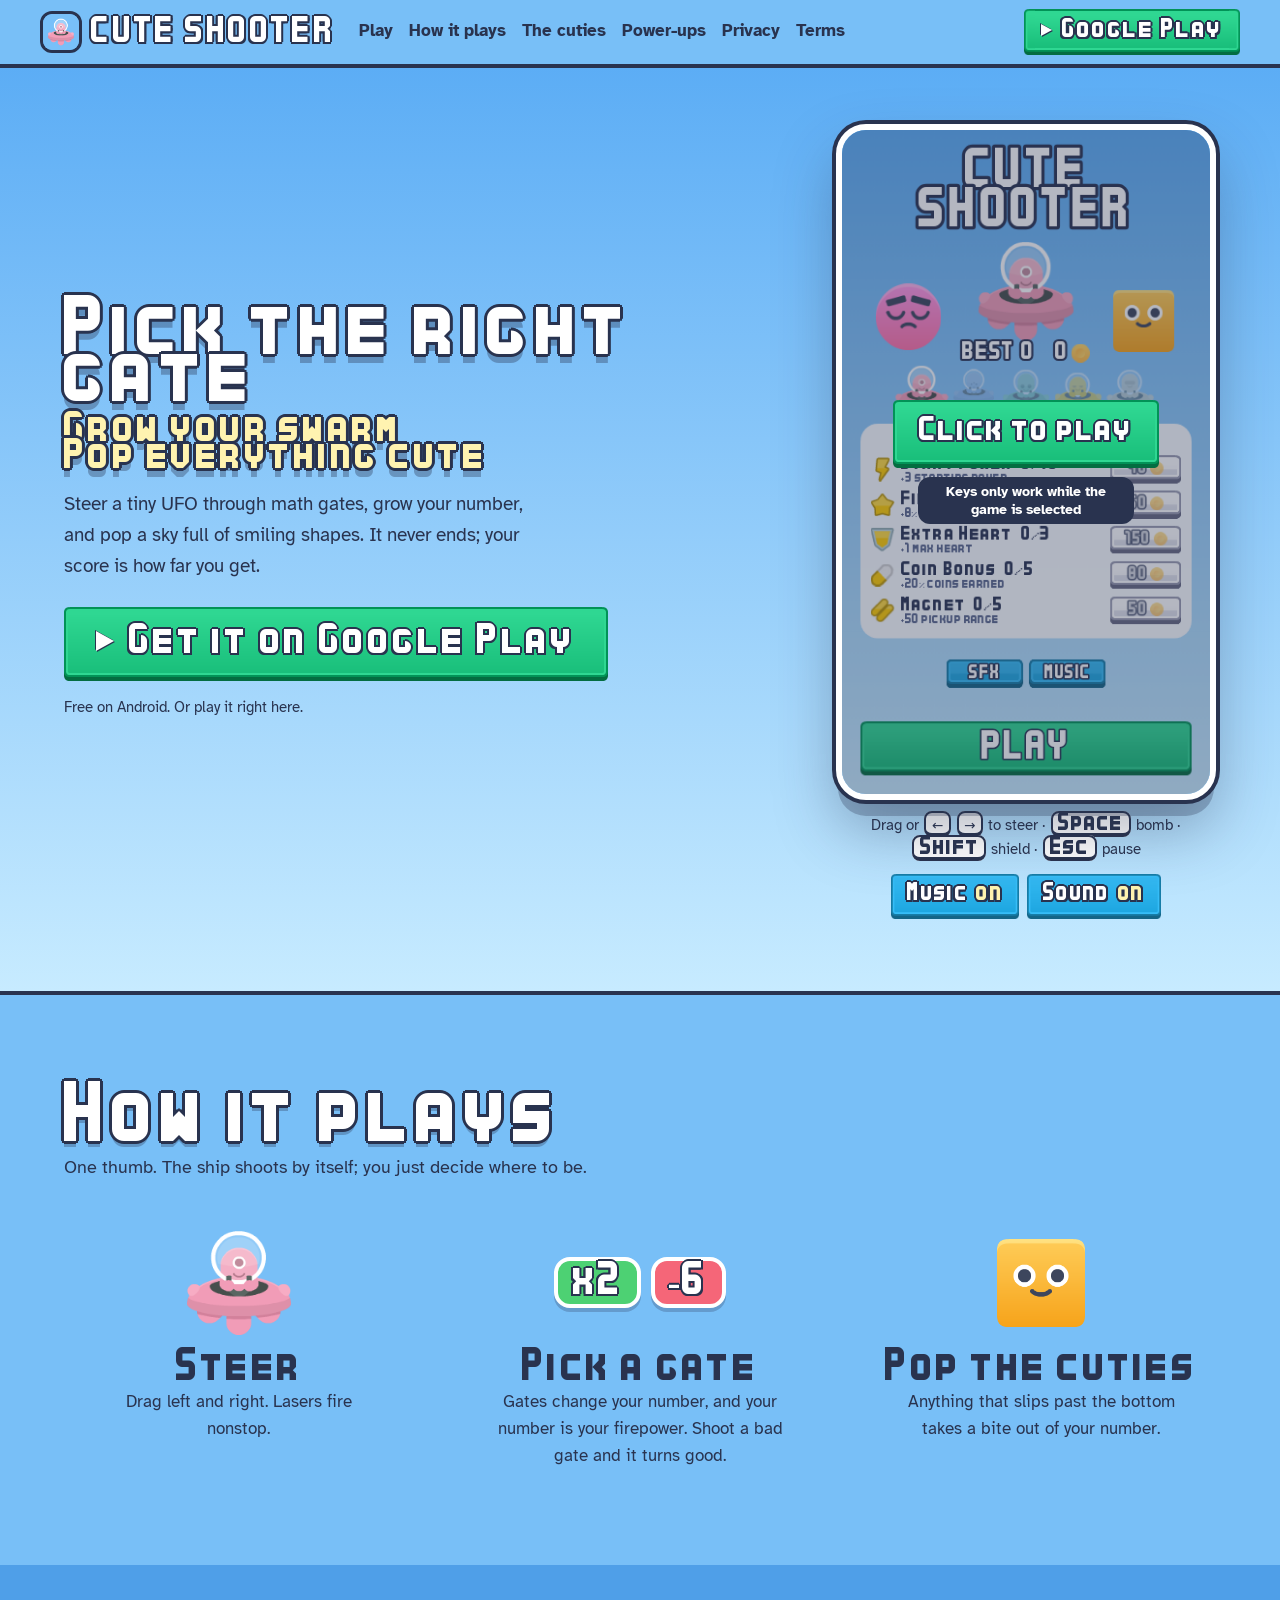
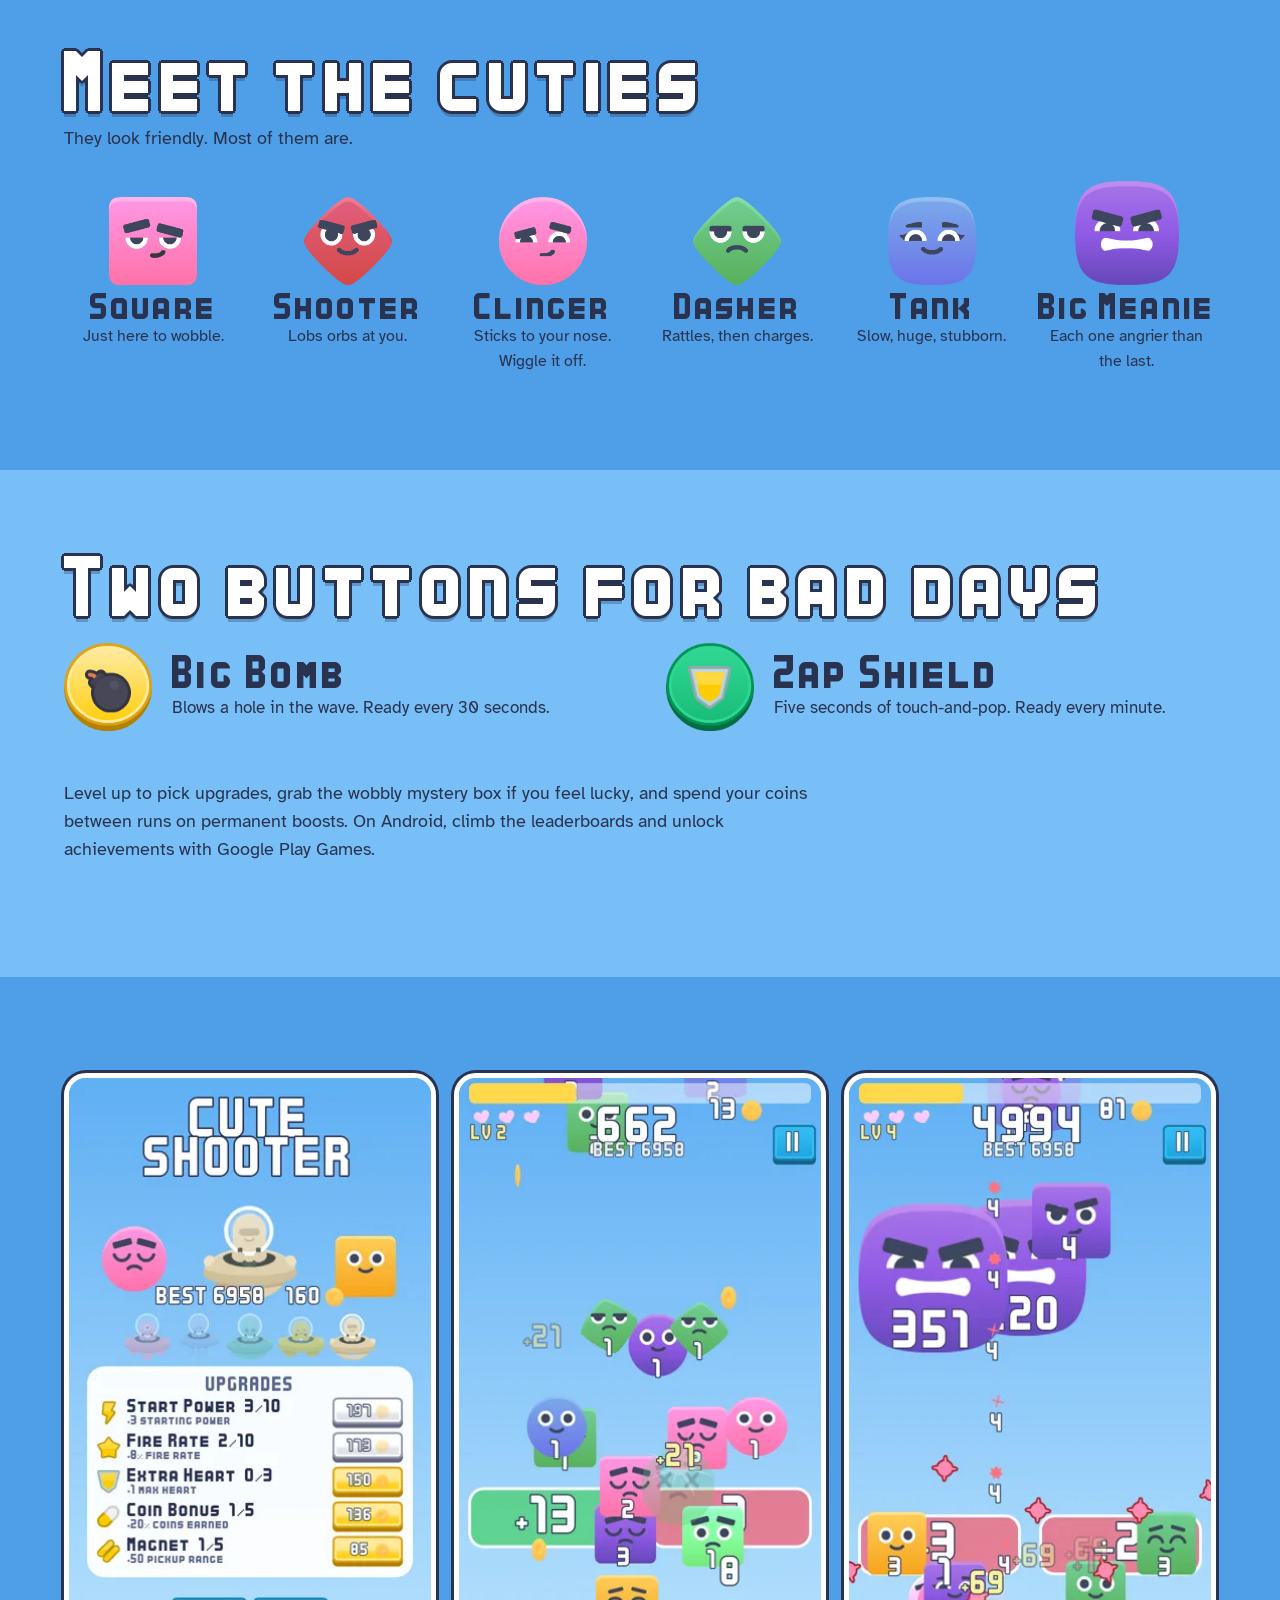
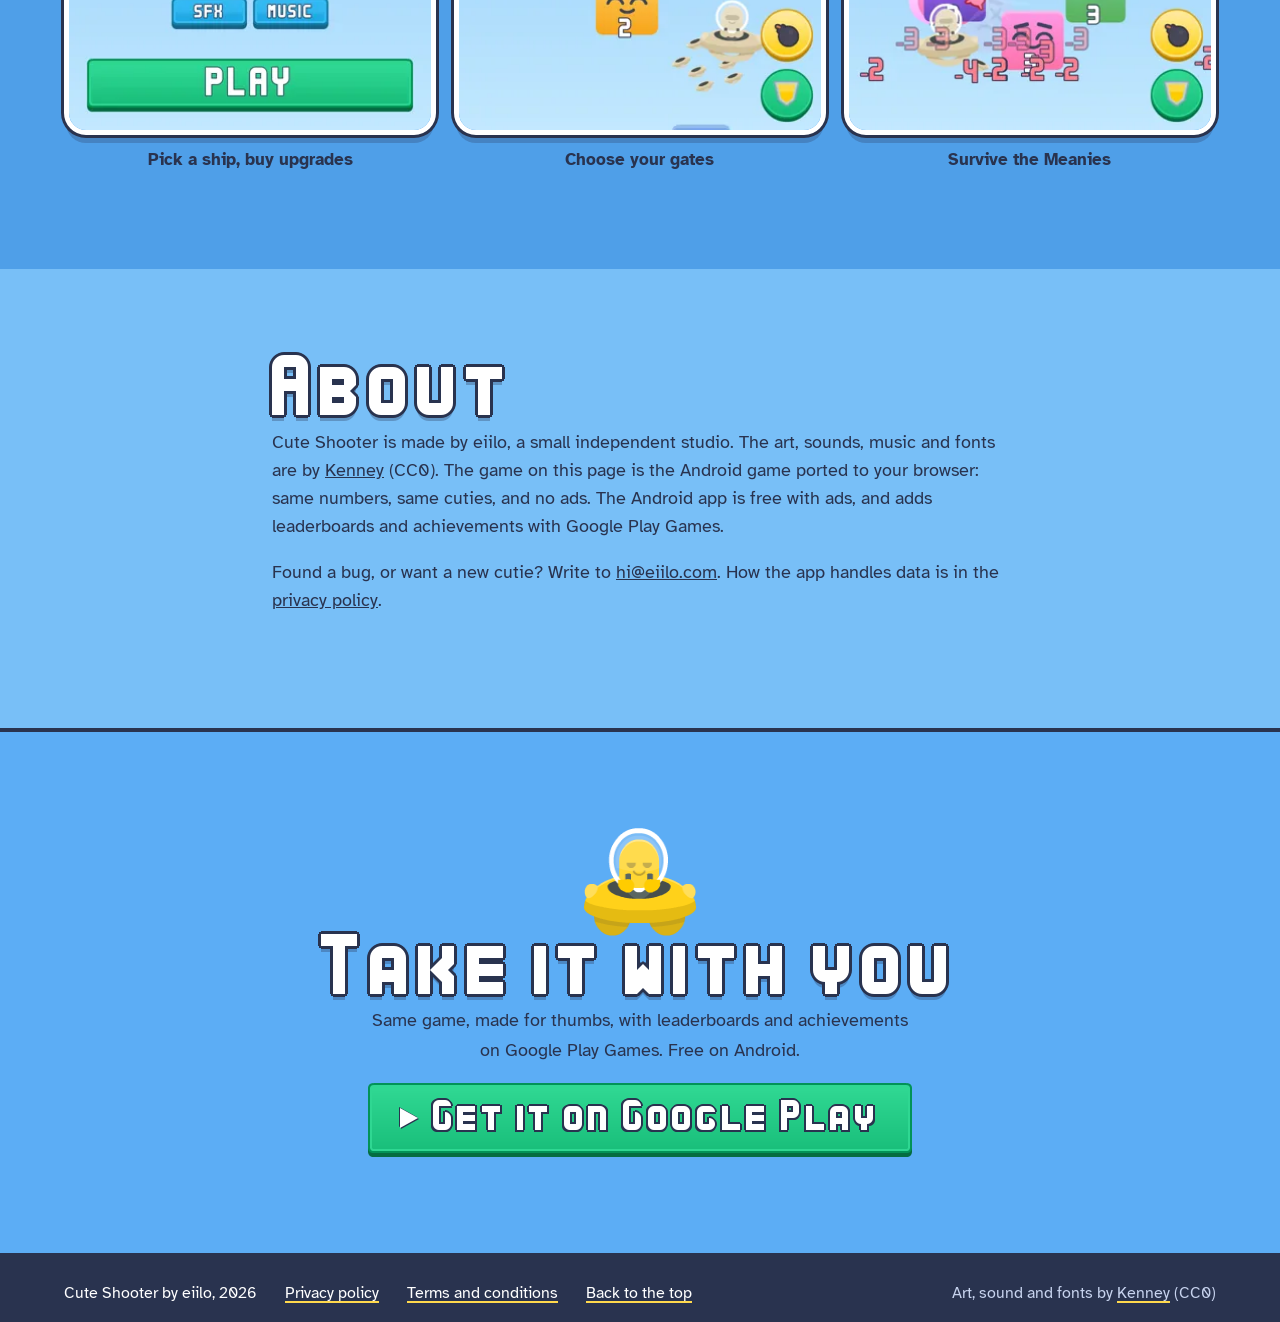
<file: index.html>
<!doctype html>
<html lang="en">
<head>
<meta charset="utf-8">
<meta name="viewport" content="width=device-width, initial-scale=1">
<title>Cute Shooter: a math-gate UFO shooter for Android</title>
<meta name="description" content="Pilot a tiny UFO, fly through +, -, x2 and ÷2 gates to grow your number, and pop waves of very cute shapes. Play it free in your browser, then get it on Google Play.">
<link rel="canonical" href="https://cute-shooter.com/">
<meta name="theme-color" content="#78bff7">
<meta property="og:title" content="Cute Shooter">
<meta property="og:description" content="Pick the right gate. Grow your swarm. Pop everything cute. Free on Android.">
<meta property="og:type" content="website">
<meta property="og:url" content="https://cute-shooter.com/">
<meta property="og:site_name" content="Cute Shooter">
<meta property="og:image" content="https://cute-shooter.com/img/og.png">
<meta property="og:image:width" content="1200">
<meta property="og:image:height" content="630">
<meta property="og:image:alt" content="Cute Shooter: a tiny UFO popping a sky full of smiling shapes.">
<meta name="twitter:card" content="summary_large_image">
<meta name="twitter:title" content="Cute Shooter">
<meta name="twitter:description" content="Pick the right gate. Grow your swarm. Pop everything cute. Free on Android.">
<meta name="twitter:image" content="https://cute-shooter.com/img/og.png">
<script type="application/ld+json">
{
	"@context": "https://schema.org",
	"@graph": [
		{
			"@type": "WebSite",
			"@id": "https://cute-shooter.com/#website",
			"url": "https://cute-shooter.com/",
			"name": "Cute Shooter",
			"publisher": { "@id": "https://cute-shooter.com/#eiilo" }
		},
		{
			"@type": "Organization",
			"@id": "https://cute-shooter.com/#eiilo",
			"name": "eiilo games",
			"email": "hi@eiilo.com"
		},
		{
			"@type": ["VideoGame", "MobileApplication"],
			"@id": "https://cute-shooter.com/#game",
			"name": "Cute Shooter",
			"url": "https://cute-shooter.com/",
			"description": "An endless arcade shooter. Steer a tiny UFO through math gates to grow your number, pop waves of cute shapes and beat the Big Meanies. Leaderboards and achievements through Google Play Games.",
			"genre": ["Arcade", "Shooter"],
			"gamePlatform": "Android",
			"operatingSystem": "Android",
			"applicationCategory": "GameApplication",
			"image": "https://cute-shooter.com/img/icon-256.png",
			"screenshot": [
				"https://cute-shooter.com/img/shots/menu.webp",
				"https://cute-shooter.com/img/shots/run_20.webp",
				"https://cute-shooter.com/img/shots/run_90.webp"
			],
			"installUrl": "https://play.google.com/store/apps/details?id=com.eiilo.games.cuteshooter",
			"offers": { "@type": "Offer", "price": "0", "priceCurrency": "USD" },
			"author": { "@id": "https://cute-shooter.com/#eiilo" },
			"publisher": { "@id": "https://cute-shooter.com/#eiilo" }
		}
	]
}
</script>
<link rel="icon" href="/favicon.png" type="image/png">
<link rel="apple-touch-icon" href="/apple-touch-icon.png">
<link rel="preload" href="/fonts/kenney-bold.woff2" as="font" type="font/woff2" crossorigin>
<link rel="preload" href="/fonts/kenney-mini-square.woff2" as="font" type="font/woff2" crossorigin>
<link rel="stylesheet" href="/style.css">
</head>
<body>
<a class="skip" href="#main">Skip to content</a>

<header class="top">
	<a class="brand" href="/"><img src="/img/icon-256.png" alt="" width="42" height="42"><span>CUTE SHOOTER</span></a>
	<nav aria-label="Sections">
		<a href="#play">Play</a>
		<a href="#how">How it plays</a>
		<a href="#cuties">The cuties</a>
		<a href="#powerups">Power-ups</a>
		<a href="/privacy">Privacy</a>
		<a href="/terms">Terms</a>
	</nav>
	<a class="btn btn-green" href="https://play.google.com/store/apps/details?id=com.eiilo.games.cuteshooter"><span class="play-glyph" aria-hidden="true"></span><span>Google Play</span></a>
</header>

<main id="main">
<section class="hero" id="play">
	<div class="clouds" aria-hidden="true">
		<img src="/img/bg/cloud1.png" alt="" style="top:6%;--w:240px;--d:85s;--delay:-20s;--rest:6vw">
		<img src="/img/bg/cloud4.png" alt="" style="top:34%;--w:150px;--o:.55;--d:120s;--delay:-75s;--rest:70vw">
		<img src="/img/bg/cloud6.png" alt="" style="top:70%;--w:240px;--d:95s;--delay:-55s;--rest:40vw">
	</div>
	<div class="hero-grid">
		<div class="hero-copy">
			<h1>Pick the right gate<small>Grow your swarm<br>Pop everything cute</small></h1>
			<p class="lede">Steer a tiny UFO through math gates, grow your number, and pop a sky full of smiling shapes. It never ends; your score is how far you get.</p>
			<a class="btn btn-green btn-big" href="https://play.google.com/store/apps/details?id=com.eiilo.games.cuteshooter"><span class="play-glyph" aria-hidden="true"></span>Get it on Google Play</a>
			<p class="fine">Free on Android. Or play it right here.</p>
		</div>
		<div class="phone">
			<div class="frame" id="frame">
				<canvas id="game" width="360" height="640" tabindex="0" aria-label="Cute Shooter, playable. Click or tap the game to give it focus. Drag to steer, or use the arrow keys. Space drops the bomb, Shift raises the shield, Escape pauses.">Your browser cannot show the game. Get it on Google Play instead.</canvas>
				<div class="focus-hint" aria-hidden="true">
					<span class="focus-hint-label"><span class="fine-pointer">Click to play</span><span class="coarse-pointer">Tap to play</span></span>
					<span class="focus-hint-sub fine-pointer">Keys only work while the game is selected</span>
				</div>
			</div>
			<p class="controls">Drag or <kbd>&larr;</kbd> <kbd>&rarr;</kbd> to steer &middot; <kbd>Space</kbd> bomb &middot; <kbd>Shift</kbd> shield &middot; <kbd>Esc</kbd> pause</p>
			<div class="audio-toggles" role="group" aria-label="Audio">
				<button type="button" class="btn toggle" id="toggle-music" aria-pressed="true">Music <span>on</span></button>
				<button type="button" class="btn toggle" id="toggle-sound" aria-pressed="true">Sound <span>on</span></button>
			</div>
		</div>
	</div>
</section>

<section class="section" id="how">
	<div class="inner">
		<h2>How it plays</h2>
		<p class="intro">One thumb. The ship shoots by itself; you just decide where to be.</p>
		<ol class="steps">
			<li>
				<div class="art"><img src="/img/ufo/ship_pink.png" alt="" width="104" height="106"></div>
				<h3>Steer</h3><p>Drag left and right. Lasers fire nonstop.</p>
			</li>
			<li>
				<div class="art"><span class="gate good">x2</span><span class="gate bad">-6</span></div>
				<h3>Pick a gate</h3><p>Gates change your number, and your number is your firepower. Shoot a bad gate and it turns good.</p>
			</li>
			<li>
				<div class="art"><div class="critter"><img class="body" src="/img/shapes/yellow_body_square.png" alt=""><img class="face" src="/img/shapes/face_a.png" alt="" style="width:62.5%"></div></div>
				<h3>Pop the cuties</h3><p>Anything that slips past the bottom takes a bite out of your number.</p>
			</li>
		</ol>
	</div>
</section>

<section class="section deep" id="cuties">
	<div class="inner">
		<h2>Meet the cuties</h2>
		<p class="intro">They look friendly. Most of them are.</p>
		<ul class="critters">
			<li><div class="critter"><img class="body" src="/img/shapes/pink_body_square.png" alt=""><img class="face" src="/img/shapes/face_h.png" alt="" style="width:68.75%"></div><h3>Square</h3><p>Just here to wobble.</p></li>
			<li><div class="critter"><img class="body" src="/img/shapes/red_body_rhombus.png" alt=""><img class="face" src="/img/shapes/face_f.png" alt="" style="width:68.75%"></div><h3>Shooter</h3><p>Lobs orbs at you.</p></li>
			<li><div class="critter"><img class="body" src="/img/shapes/pink_body_circle.png" alt=""><img class="face" src="/img/shapes/face_d.png" alt="" style="width:66.25%"></div><h3>Clinger</h3><p>Sticks to your nose. Wiggle it off.</p></li>
			<li><div class="critter"><img class="body" src="/img/shapes/green_body_rhombus.png" alt=""><img class="face" src="/img/shapes/face_b.png" alt="" style="width:62.5%"></div><h3>Dasher</h3><p>Rattles, then charges.</p></li>
			<li><div class="critter"><img class="body" src="/img/shapes/blue_body_squircle.png" alt=""><img class="face" src="/img/shapes/face_c.png" alt="" style="width:73.75%"></div><h3>Tank</h3><p>Slow, huge, stubborn.</p></li>
			<li><div class="critter big"><img class="body" src="/img/shapes/purple_body_squircle.png" alt=""><img class="face" src="/img/shapes/face_g.png" alt="" style="width:68.75%"></div><h3>Big Meanie</h3><p>Each one angrier than the last.</p></li>
		</ul>
	</div>
</section>

<section class="section" id="powerups">
	<div class="inner">
		<h2>Two buttons for bad days</h2>
		<div class="abilities">
			<div class="ability">
				<div class="round"><img src="/img/ui/btn_round_yellow.png" alt=""><img class="icon bomb" src="/img/fx/bomb.png" alt=""></div>
				<div><h3>Big Bomb</h3><p>Blows a hole in the wave. Ready every 30 seconds.</p></div>
			</div>
			<div class="ability">
				<div class="round"><img src="/img/ui/btn_round_green.png" alt=""><img class="icon" src="/img/icons/shield_gold.png" alt=""></div>
				<div><h3>Zap Shield</h3><p>Five seconds of touch-and-pop. Ready every minute.</p></div>
			</div>
		</div>
		<p class="aside">Level up to pick upgrades, grab the wobbly mystery box if you feel lucky, and spend your coins between runs on permanent boosts. On Android, climb the leaderboards and unlock achievements with Google Play Games.</p>
	</div>
</section>

<section class="section deep" id="shots">
	<div class="inner">
		<ul class="shots">
			<li><figure><img src="/img/shots/menu.webp" alt="The main menu: the title, a UFO between a pink circle and a yellow square, the ship picker, the upgrade shop and a big green Play button." width="360" height="640" loading="lazy"><figcaption>Pick a ship, buy upgrades</figcaption></figure></li>
			<li><figure><img src="/img/shots/run_20.webp" alt="Mid-run: a sky packed with smiling shapes, a green +13 gate, and the ship at the bottom with its bomb and shield buttons." width="360" height="640" loading="lazy"><figcaption>Choose your gates</figcaption></figure></li>
			<li><figure><img src="/img/shots/run_90.webp" alt="Ninety seconds in: two huge purple Big Meanies with 351 and 420 HP, red minus gates, and a hail of floating numbers." width="360" height="640" loading="lazy"><figcaption>Survive the Meanies</figcaption></figure></li>
		</ul>
	</div>
</section>

<section class="section" id="about">
	<div class="inner narrow">
		<h2>About</h2>
		<p>Cute Shooter is made by eiilo, a small independent studio. The art, sounds, music and fonts are by <a href="https://kenney.nl">Kenney</a> (CC0). The game on this page is the Android game ported to your browser: same numbers, same cuties, and no ads. The Android app is free with ads, and adds leaderboards and achievements with Google Play Games.</p>
		<p>Found a bug, or want a new cutie? Write to <a href="mailto:hi@eiilo.com">hi@eiilo.com</a>. How the app handles data is in the <a href="/privacy">privacy policy</a>.</p>
	</div>
</section>

<section class="section cta-band" id="get">
	<div class="inner">
		<img class="ufo" src="/img/ufo/ship_yellow.png" alt="" width="124" height="108">
		<h2>Take it with you</h2>
		<p>Same game, made for thumbs, with leaderboards and achievements on Google Play Games. Free on Android.</p>
		<a class="btn btn-green btn-big" href="https://play.google.com/store/apps/details?id=com.eiilo.games.cuteshooter"><span class="play-glyph" aria-hidden="true"></span>Get it on Google Play</a>
	</div>
</section>
</main>

<footer>
	<div class="inner">
		<span>Cute Shooter by eiilo, 2026</span>
		<a href="/privacy">Privacy policy</a>
		<a href="/terms">Terms and conditions</a>
		<a href="#play">Back to the top</a>
		<span class="credit">Art, sound and fonts by <a href="https://kenney.nl">Kenney</a> (CC0)</span>
	</div>
</footer>

<script src="/game.js"></script>
<script src="/audio.js"></script>
<script>
(function () {
	var canvas = document.getElementById("game");
	if (!canvas.getContext) return;
	var audio = CuteAudio.create({ base: "/" });
	var game = CuteShooter.mount(canvas, { audio: audio, base: "/" });
	window.CuteGame = game;   // for poking at it from the console

	// Canvas text only uses a web font once it has loaded; ask for them up front.
	if (document.fonts && document.fonts.load) {
		["Kenney Bold", "Kenney Mini Square"].forEach(function (f) { document.fonts.load("40px '" + f + "'", "0+-÷").catch(function () {}); });
	}

	// The same switches as the game's own, for a keyboard or a screen reader;
	// both stay in step through the game's "settings" event.
	var renders = [];
	function bindToggle(id, isOn, setOn) {
		var btn = document.getElementById(id);
		var label = btn.querySelector("span");
		function render() {
			var on = isOn();
			btn.setAttribute("aria-pressed", on ? "true" : "false");
			btn.classList.toggle("off", !on);
			label.textContent = on ? "on" : "off";
		}
		btn.addEventListener("click", function () { audio.unlock(); setOn(!isOn()); });
		renders.push(render);
		render();
	}
	bindToggle("toggle-music", function () { return game.save.music_on; }, function (on) { game.setAudio(on, game.save.sfx_on); });
	bindToggle("toggle-sound", function () { return game.save.sfx_on; }, function (on) { game.setAudio(game.save.music_on, on); });
	game.on("settings", function () { renders.forEach(function (r) { r(); }); });

	// Keys only reach the game while the canvas is focused. Show a
	// "click to play" overlay until it is, and nudge it when someone
	// presses a game key without having clicked the frame.
	var frame = document.getElementById("frame");
	var hint = frame.querySelector(".focus-hint");
	function setArmed(on) { frame.classList.toggle("armed", on); }
	canvas.addEventListener("focus", function () { setArmed(true); });
	canvas.addEventListener("blur", function () { setArmed(false); });
	canvas.addEventListener("pointerdown", function () { setArmed(true); });
	document.addEventListener("keydown", function (e) {
		if (frame.classList.contains("armed") || e.repeat) return;
		if (["ArrowLeft", "ArrowRight", "Space", "Enter", "KeyZ", "KeyX"].indexOf(e.code) < 0) return;
		var r = frame.getBoundingClientRect();
		if (r.bottom < 0 || r.top > window.innerHeight) return;
		hint.classList.remove("nudge");
		void hint.offsetWidth;
		hint.classList.add("nudge");
	});
	hint.addEventListener("animationend", function () { hint.classList.remove("nudge"); });

	// Size the canvas to the space available, keeping 9:16. The game draws in
	// its own 720x1280 space and re-reads the CSS size every frame.
	var phone = canvas.closest(".phone");
	function fit() {
		var availW = Math.min(phone.clientWidth || 360, window.innerWidth - 40);
		var availH = window.innerHeight * 0.8;
		var s = Math.min(availW / 360, availH / 640);
		s = Math.max(0.6, Math.min(1.15, s));
		canvas.style.width = Math.round(360 * s) + "px";
		canvas.style.height = Math.round(640 * s) + "px";
	}
	fit();
	window.addEventListener("resize", fit);
})();
</script>
</body>
</html>
</file>
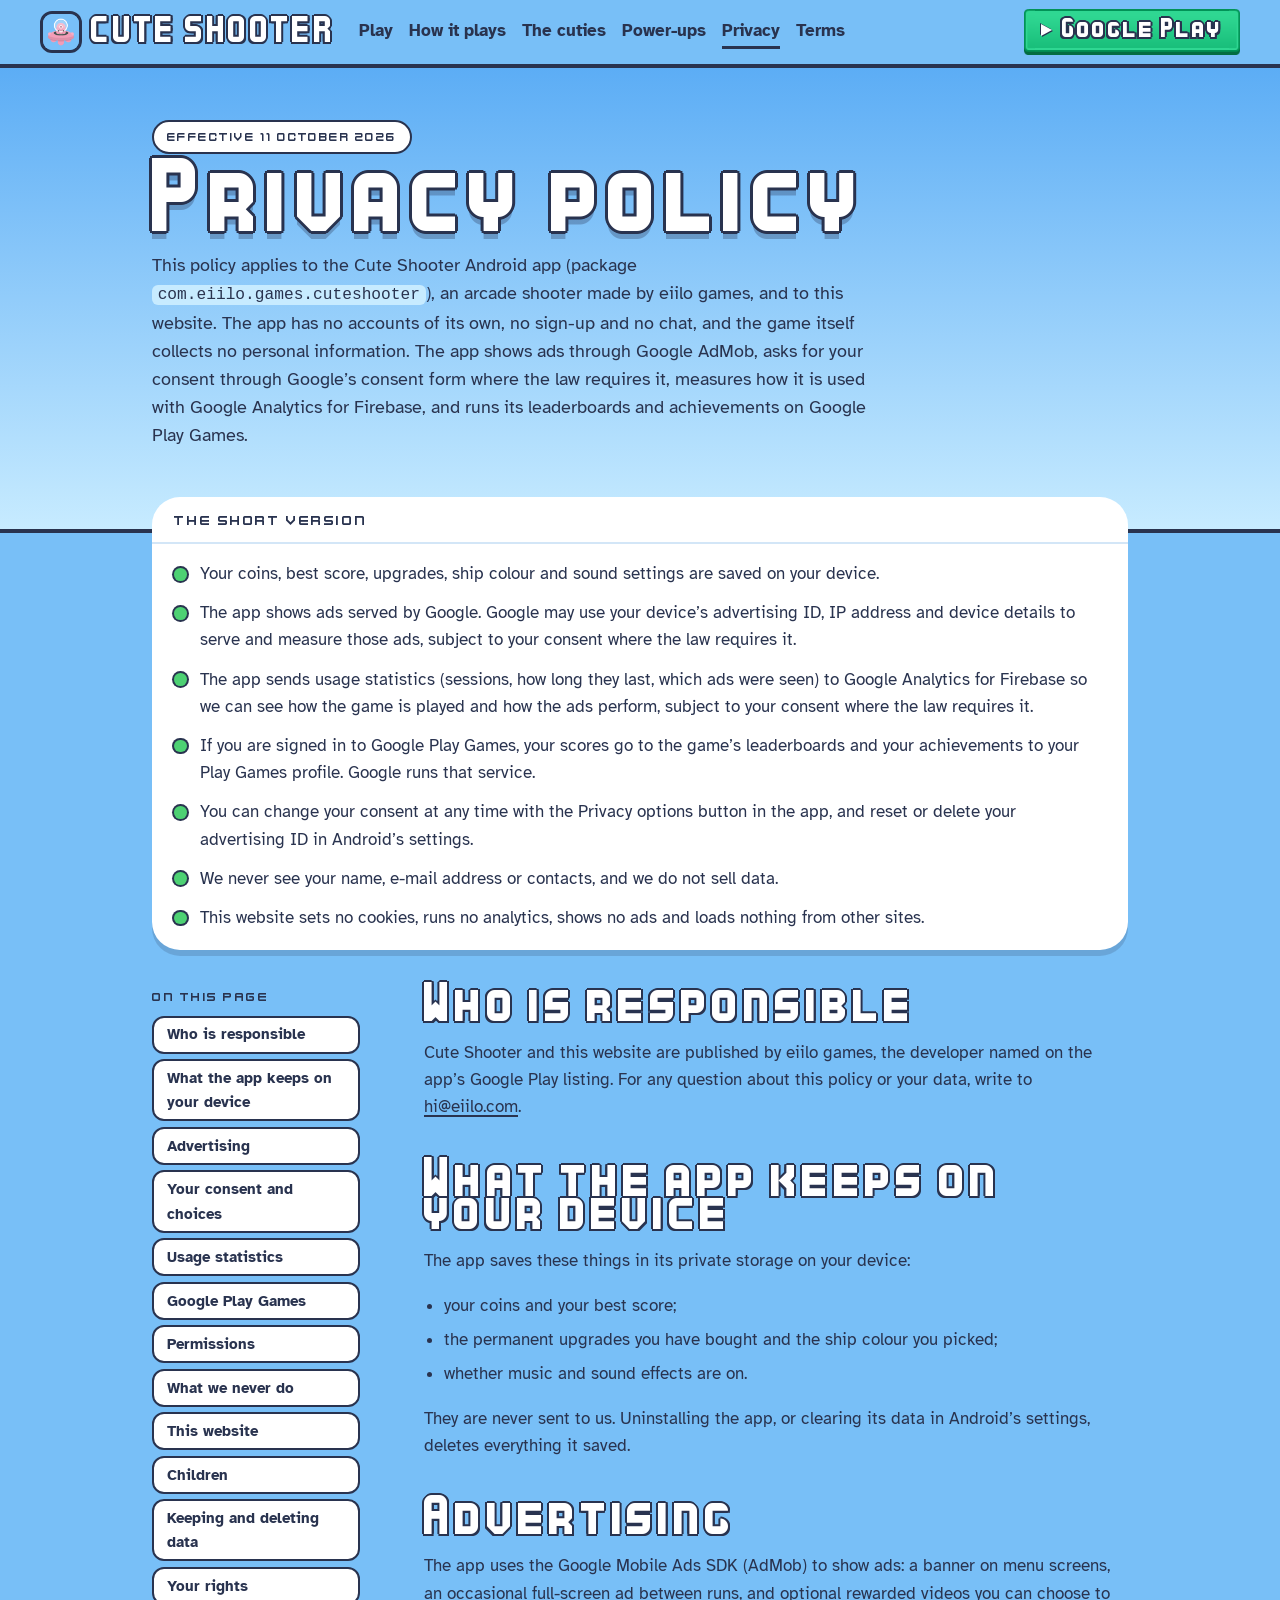
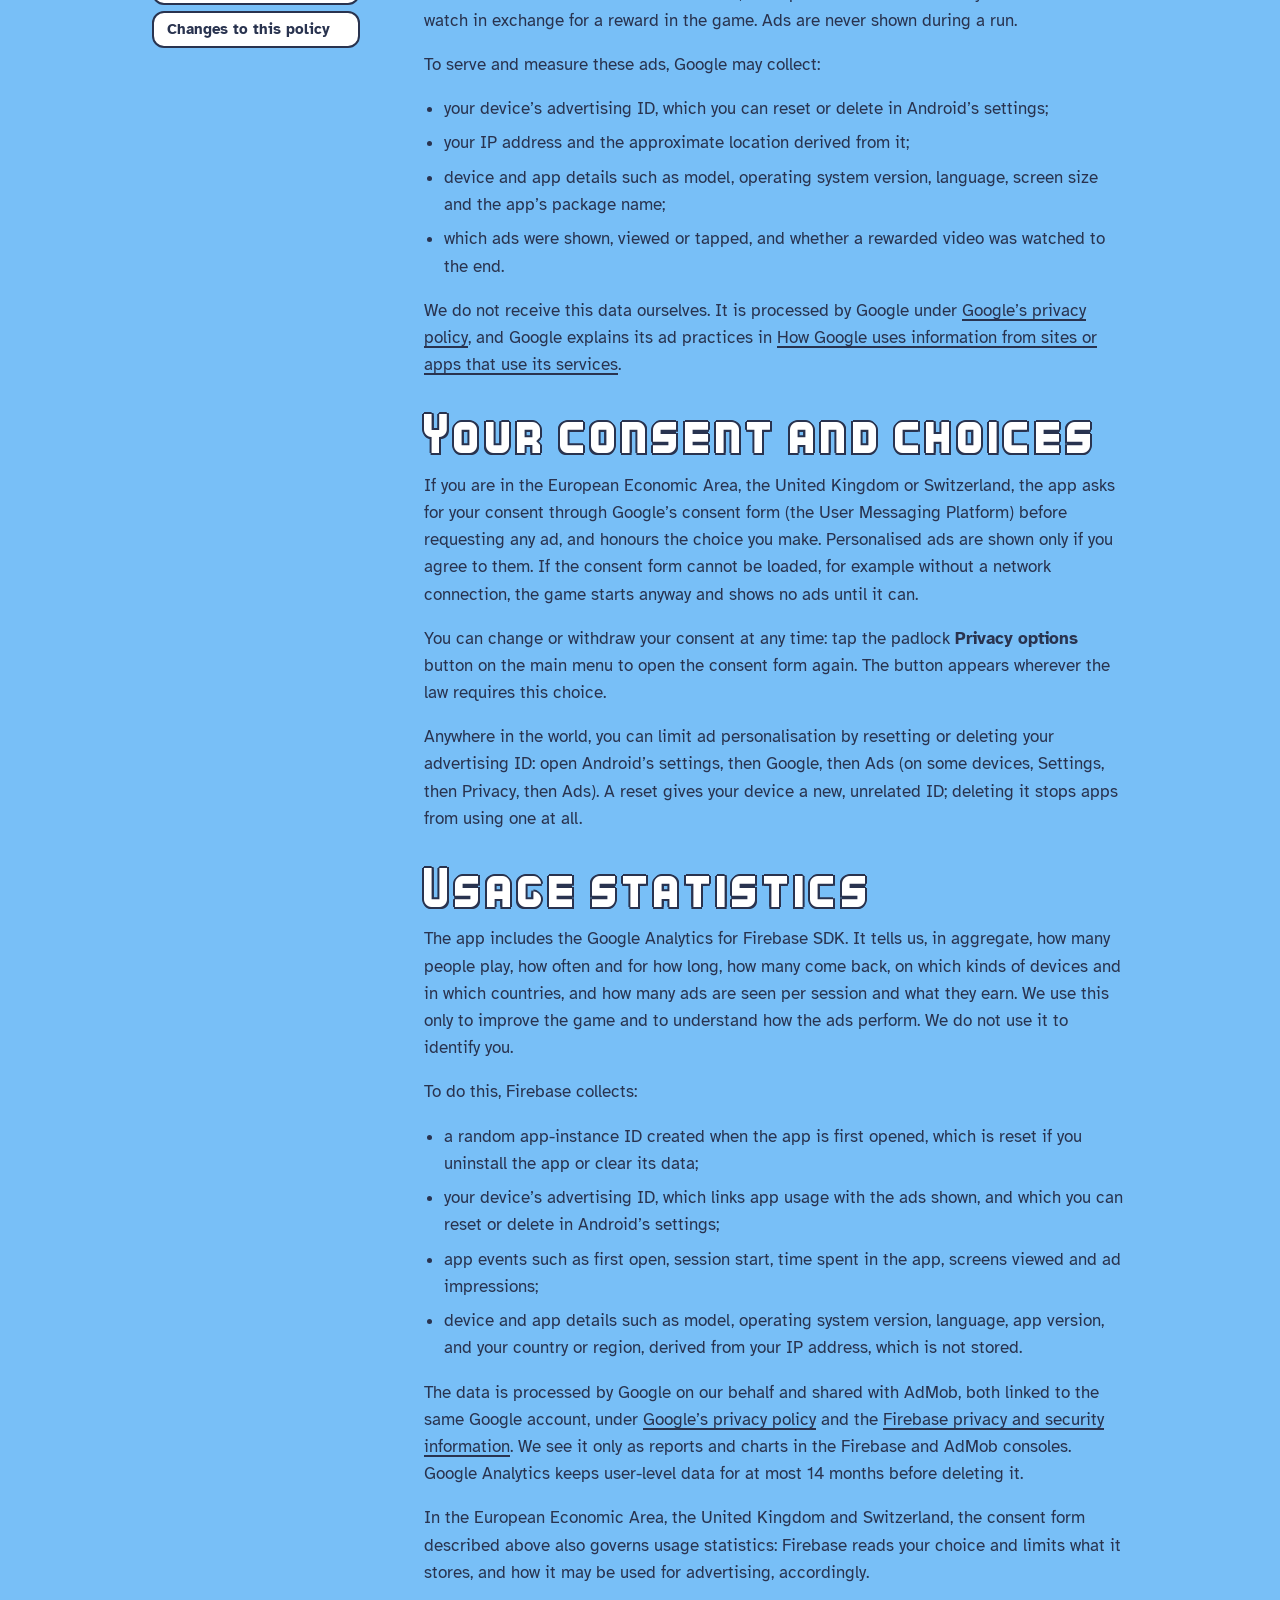
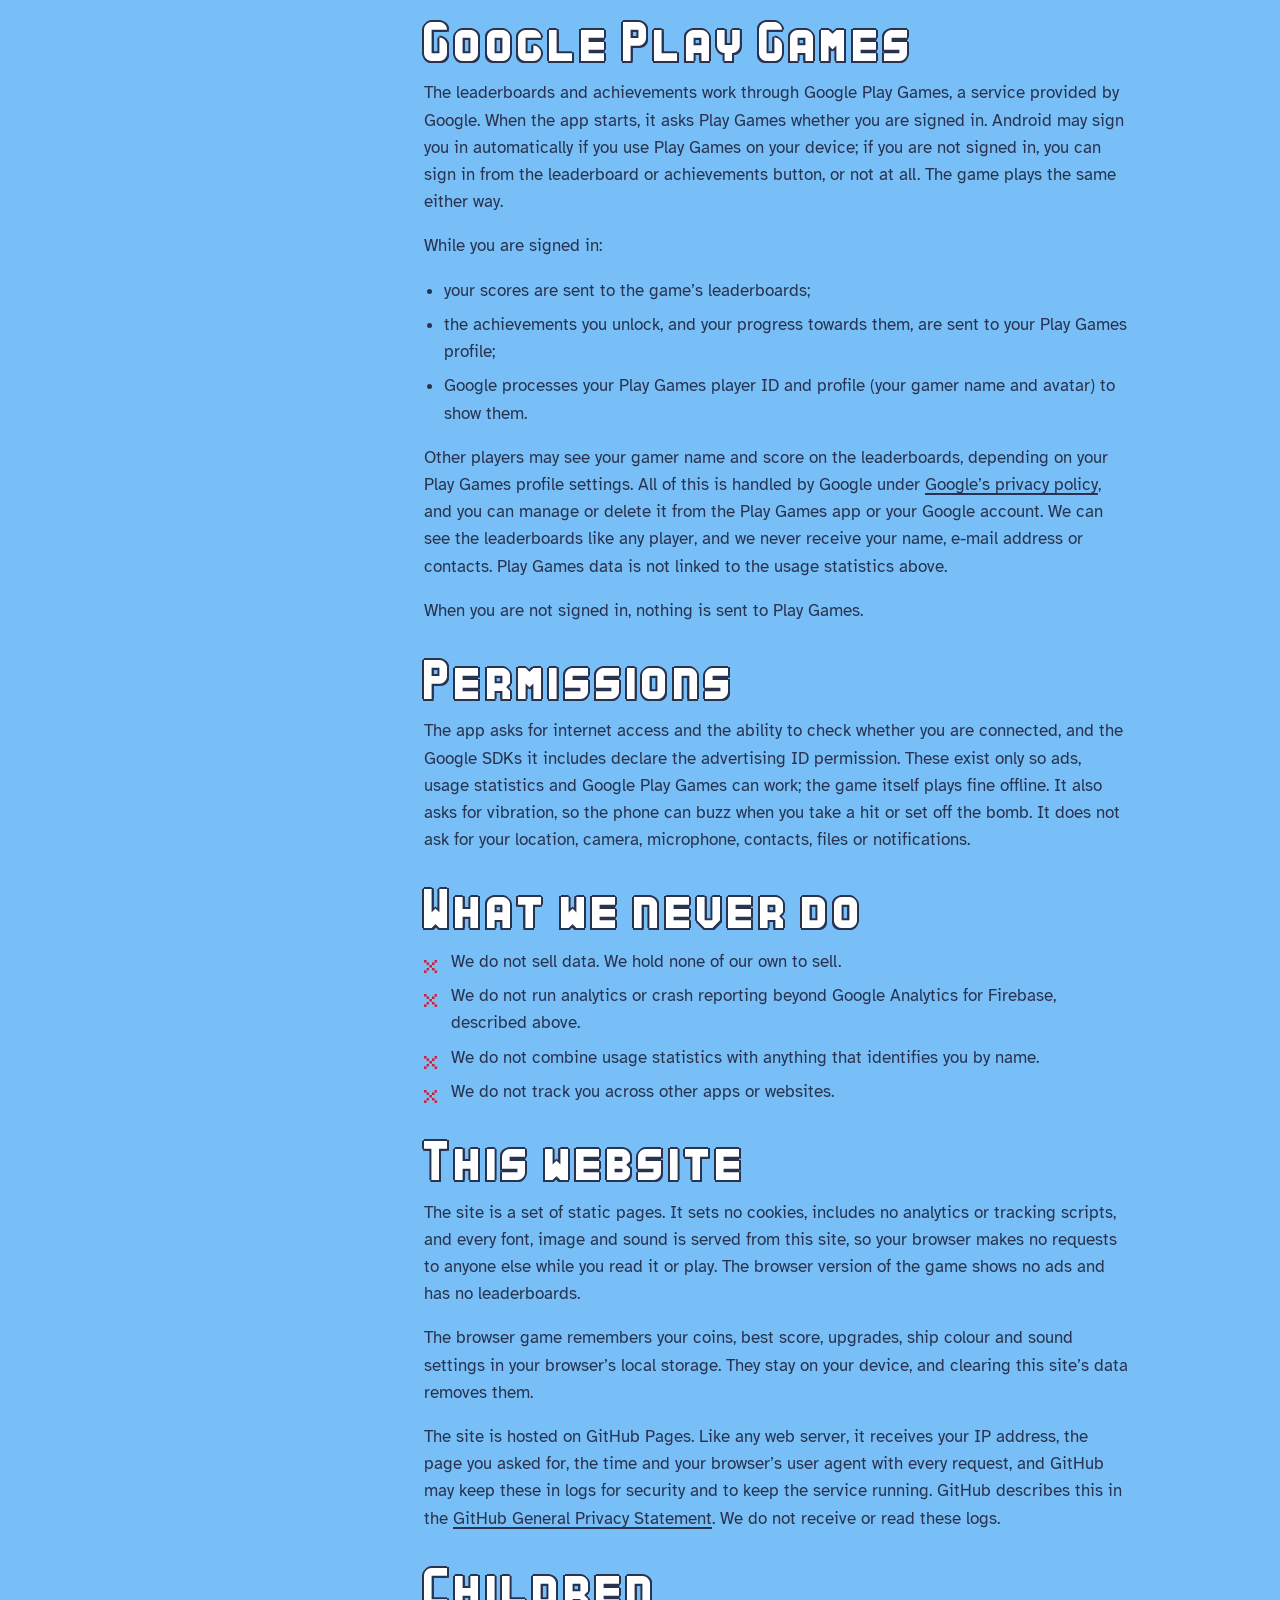
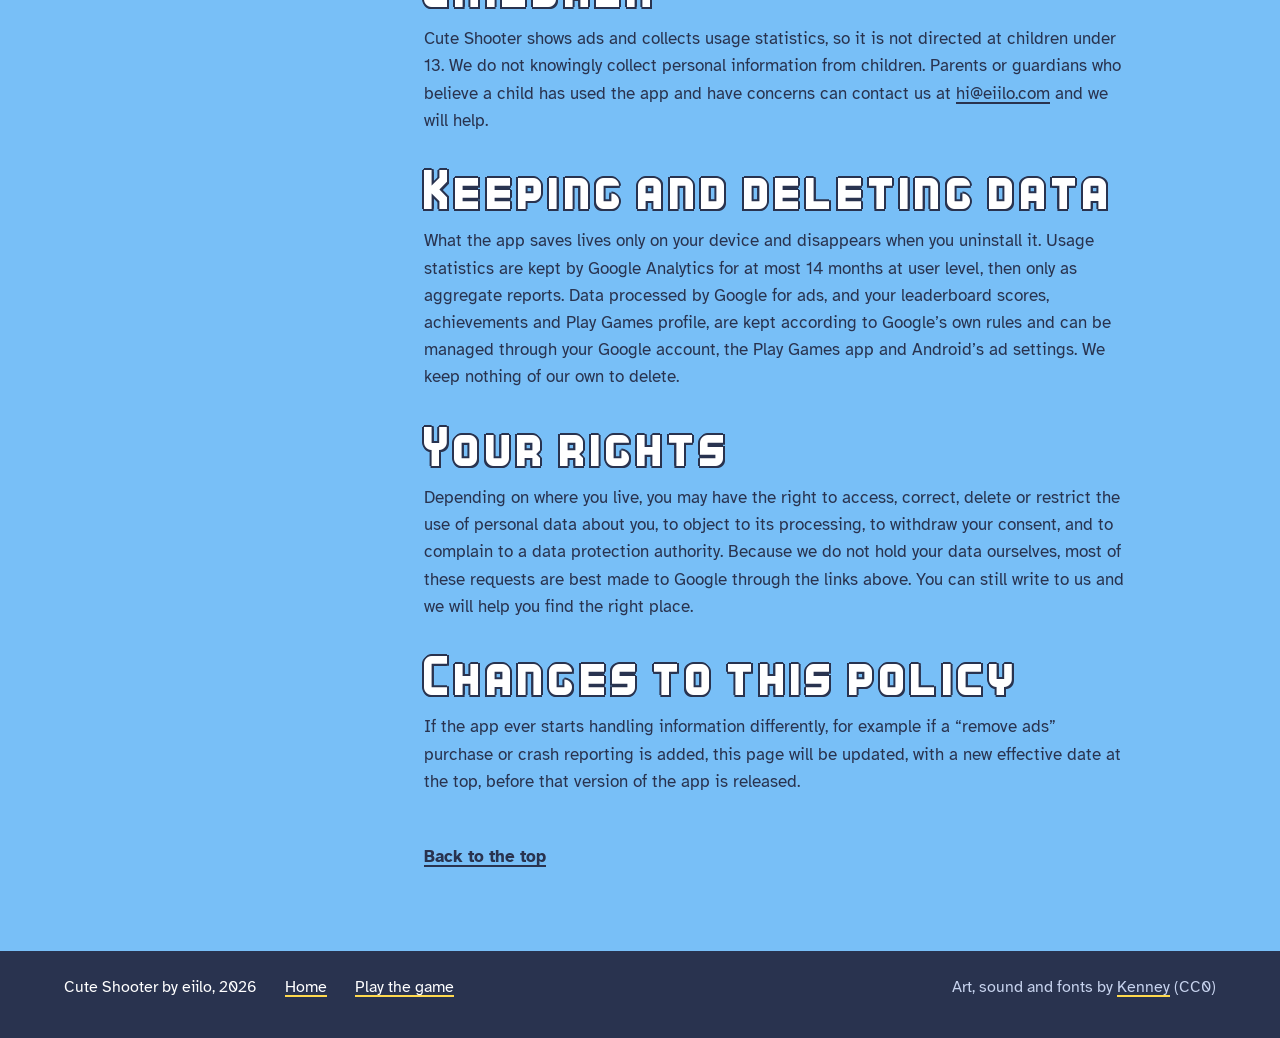
<file: privacy/index.html>
<!doctype html>
<html lang="en">
<head>
<meta charset="utf-8">
<meta name="viewport" content="width=device-width, initial-scale=1">
<title>Privacy policy for Cute Shooter</title>
<meta name="description" content="What the Cute Shooter Android app and this website do with your data: ads by Google AdMob, usage statistics by Google Analytics for Firebase, and Google Play Games for leaderboards and achievements.">
<link rel="canonical" href="https://cute-shooter.com/privacy/">
<meta name="theme-color" content="#78bff7">
<meta property="og:title" content="Privacy policy for Cute Shooter">
<meta property="og:description" content="What the Cute Shooter Android app and this website do with your data.">
<meta property="og:type" content="website">
<meta property="og:url" content="https://cute-shooter.com/privacy/">
<meta property="og:site_name" content="Cute Shooter">
<meta property="og:image" content="https://cute-shooter.com/img/og.png">
<meta property="og:image:width" content="1200">
<meta property="og:image:height" content="630">
<meta property="og:image:alt" content="Cute Shooter: a tiny UFO popping a sky full of smiling shapes.">
<meta name="twitter:card" content="summary_large_image">
<link rel="icon" href="/favicon.png" type="image/png">
<link rel="apple-touch-icon" href="/apple-touch-icon.png">
<link rel="stylesheet" href="/style.css">
</head>
<body>
<a class="skip" href="#main">Skip to content</a>

<header class="top" id="top">
	<a class="brand" href="/"><img src="/img/icon-256.png" alt="" width="42" height="42"><span>CUTE SHOOTER</span></a>
	<nav aria-label="Sections">
		<a href="/#play">Play</a>
		<a href="/#how">How it plays</a>
		<a href="/#cuties">The cuties</a>
		<a href="/#powerups">Power-ups</a>
		<a href="/privacy" aria-current="page">Privacy</a>
		<a href="/terms">Terms</a>
	</nav>
	<a class="btn btn-green" href="https://play.google.com/store/apps/details?id=com.eiilo.games.cuteshooter"><span class="play-glyph" aria-hidden="true"></span><span>Google Play</span></a>
</header>

<main class="doc" id="main">
	<div class="doc-hero">
		<div class="doc-hero-inner">
			<p class="kicker"><span class="date">Effective <time class="effective" datetime="2026-10-11">11 October 2026</time></span></p>
			<h1>Privacy policy</h1>
			<p class="lede">This policy applies to the Cute Shooter Android app (package <code>com.eiilo.games.cuteshooter</code>), an arcade shooter made by eiilo games, and to this website. The app has no accounts of its own, no sign-up and no chat, and the game itself collects no personal information. The app shows ads through Google AdMob, asks for your consent through Google&rsquo;s consent form where the law requires it, measures how it is used with Google Analytics for Firebase, and runs its leaderboards and achievements on Google Play Games.</p>
		</div>
	</div>

	<div class="doc-body">
		<section class="summary" aria-labelledby="short">
			<h2 id="short">The short version</h2>
			<ul>
				<li>Your coins, best score, upgrades, ship colour and sound settings are saved on your device.</li>
				<li>The app shows ads served by Google. Google may use your device&rsquo;s advertising ID, IP address and device details to serve and measure those ads, subject to your consent where the law requires it.</li>
				<li>The app sends usage statistics (sessions, how long they last, which ads were seen) to Google Analytics for Firebase so we can see how the game is played and how the ads perform, subject to your consent where the law requires it.</li>
				<li>If you are signed in to Google Play Games, your scores go to the game&rsquo;s leaderboards and your achievements to your Play Games profile. Google runs that service.</li>
				<li>You can change your consent at any time with the Privacy options button in the app, and reset or delete your advertising ID in Android&rsquo;s settings.</li>
				<li>We never see your name, e-mail address or contacts, and we do not sell data.</li>
				<li>This website sets no cookies, runs no analytics, shows no ads and loads nothing from other sites.</li>
			</ul>
		</section>

		<nav class="toc" aria-labelledby="toc-title">
			<h2 id="toc-title">On this page</h2>
			<ol>
				<li><a href="#responsible">Who is responsible</a></li>
				<li><a href="#device">What the app keeps on your device</a></li>
				<li><a href="#ads">Advertising</a></li>
				<li><a href="#consent">Your consent and choices</a></li>
				<li><a href="#analytics">Usage statistics</a></li>
				<li><a href="#play-games">Google Play Games</a></li>
				<li><a href="#permissions">Permissions</a></li>
				<li><a href="#never">What we never do</a></li>
				<li><a href="#website">This website</a></li>
				<li><a href="#children">Children</a></li>
				<li><a href="#retention">Keeping and deleting data</a></li>
				<li><a href="#rights">Your rights</a></li>
				<li><a href="#changes">Changes to this policy</a></li>
			</ol>
		</nav>

		<article class="policy">
	<h2 id="responsible">Who is responsible</h2>
	<p>Cute Shooter and this website are published by eiilo games, the developer named on the app&rsquo;s Google Play listing. For any question about this policy or your data, write to <a href="mailto:hi@eiilo.com">hi@eiilo.com</a>.</p>

	<h2 id="device">What the app keeps on your device</h2>
	<p>The app saves these things in its private storage on your device:</p>
	<ul>
		<li>your coins and your best score;</li>
		<li>the permanent upgrades you have bought and the ship colour you picked;</li>
		<li>whether music and sound effects are on.</li>
	</ul>
	<p>They are never sent to us. Uninstalling the app, or clearing its data in Android&rsquo;s settings, deletes everything it saved.</p>

	<h2 id="ads">Advertising</h2>
	<p>The app uses the Google Mobile Ads SDK (AdMob) to show ads: a banner on menu screens, an occasional full-screen ad between runs, and optional rewarded videos you can choose to watch in exchange for a reward in the game. Ads are never shown during a run.</p>
	<p>To serve and measure these ads, Google may collect:</p>
	<ul>
		<li>your device&rsquo;s advertising ID, which you can reset or delete in Android&rsquo;s settings;</li>
		<li>your IP address and the approximate location derived from it;</li>
		<li>device and app details such as model, operating system version, language, screen size and the app&rsquo;s package name;</li>
		<li>which ads were shown, viewed or tapped, and whether a rewarded video was watched to the end.</li>
	</ul>
	<p>We do not receive this data ourselves. It is processed by Google under <a href="https://policies.google.com/privacy">Google&rsquo;s privacy policy</a>, and Google explains its ad practices in <a href="https://policies.google.com/technologies/partner-sites">How Google uses information from sites or apps that use its services</a>.</p>

	<h2 id="consent">Your consent and choices</h2>
	<p>If you are in the European Economic Area, the United Kingdom or Switzerland, the app asks for your consent through Google&rsquo;s consent form (the User Messaging Platform) before requesting any ad, and honours the choice you make. Personalised ads are shown only if you agree to them. If the consent form cannot be loaded, for example without a network connection, the game starts anyway and shows no ads until it can.</p>
	<p>You can change or withdraw your consent at any time: tap the padlock <strong>Privacy options</strong> button on the main menu to open the consent form again. The button appears wherever the law requires this choice.</p>
	<p>Anywhere in the world, you can limit ad personalisation by resetting or deleting your advertising ID: open Android&rsquo;s settings, then Google, then Ads (on some devices, Settings, then Privacy, then Ads). A reset gives your device a new, unrelated ID; deleting it stops apps from using one at all.</p>

	<h2 id="analytics">Usage statistics</h2>
	<p>The app includes the Google Analytics for Firebase SDK. It tells us, in aggregate, how many people play, how often and for how long, how many come back, on which kinds of devices and in which countries, and how many ads are seen per session and what they earn. We use this only to improve the game and to understand how the ads perform. We do not use it to identify you.</p>
	<p>To do this, Firebase collects:</p>
	<ul>
		<li>a random app-instance ID created when the app is first opened, which is reset if you uninstall the app or clear its data;</li>
		<li>your device&rsquo;s advertising ID, which links app usage with the ads shown, and which you can reset or delete in Android&rsquo;s settings;</li>
		<li>app events such as first open, session start, time spent in the app, screens viewed and ad impressions;</li>
		<li>device and app details such as model, operating system version, language, app version, and your country or region, derived from your IP address, which is not stored.</li>
	</ul>
	<p>The data is processed by Google on our behalf and shared with AdMob, both linked to the same Google account, under <a href="https://policies.google.com/privacy">Google&rsquo;s privacy policy</a> and the <a href="https://firebase.google.com/support/privacy">Firebase privacy and security information</a>. We see it only as reports and charts in the Firebase and AdMob consoles. Google Analytics keeps user-level data for at most 14 months before deleting it.</p>
	<p>In the European Economic Area, the United Kingdom and Switzerland, the consent form described above also governs usage statistics: Firebase reads your choice and limits what it stores, and how it may be used for advertising, accordingly.</p>

	<h2 id="play-games">Google Play Games</h2>
	<p>The leaderboards and achievements work through Google Play Games, a service provided by Google. When the app starts, it asks Play Games whether you are signed in. Android may sign you in automatically if you use Play Games on your device; if you are not signed in, you can sign in from the leaderboard or achievements button, or not at all. The game plays the same either way.</p>
	<p>While you are signed in:</p>
	<ul>
		<li>your scores are sent to the game&rsquo;s leaderboards;</li>
		<li>the achievements you unlock, and your progress towards them, are sent to your Play Games profile;</li>
		<li>Google processes your Play Games player ID and profile (your gamer name and avatar) to show them.</li>
	</ul>
	<p>Other players may see your gamer name and score on the leaderboards, depending on your Play Games profile settings. All of this is handled by Google under <a href="https://policies.google.com/privacy">Google&rsquo;s privacy policy</a>, and you can manage or delete it from the Play Games app or your Google account. We can see the leaderboards like any player, and we never receive your name, e-mail address or contacts. Play Games data is not linked to the usage statistics above.</p>
	<p>When you are not signed in, nothing is sent to Play Games.</p>

	<h2 id="permissions">Permissions</h2>
	<p>The app asks for internet access and the ability to check whether you are connected, and the Google SDKs it includes declare the advertising ID permission. These exist only so ads, usage statistics and Google Play Games can work; the game itself plays fine offline. It also asks for vibration, so the phone can buzz when you take a hit or set off the bomb. It does not ask for your location, camera, microphone, contacts, files or notifications.</p>

	<h2 id="never">What we never do</h2>
	<ul class="never">
		<li>We do not sell data. We hold none of our own to sell.</li>
		<li>We do not run analytics or crash reporting beyond Google Analytics for Firebase, described above.</li>
		<li>We do not combine usage statistics with anything that identifies you by name.</li>
		<li>We do not track you across other apps or websites.</li>
	</ul>

	<h2 id="website">This website</h2>
	<p>The site is a set of static pages. It sets no cookies, includes no analytics or tracking scripts, and every font, image and sound is served from this site, so your browser makes no requests to anyone else while you read it or play. The browser version of the game shows no ads and has no leaderboards.</p>
	<p>The browser game remembers your coins, best score, upgrades, ship colour and sound settings in your browser&rsquo;s local storage. They stay on your device, and clearing this site&rsquo;s data removes them.</p>
	<p>The site is hosted on GitHub Pages. Like any web server, it receives your IP address, the page you asked for, the time and your browser&rsquo;s user agent with every request, and GitHub may keep these in logs for security and to keep the service running. GitHub describes this in the <a href="https://docs.github.com/en/site-policy/privacy-policies/github-general-privacy-statement">GitHub General Privacy Statement</a>. We do not receive or read these logs.</p>

	<h2 id="children">Children</h2>
	<p>Cute Shooter shows ads and collects usage statistics, so it is not directed at children under 13. We do not knowingly collect personal information from children. Parents or guardians who believe a child has used the app and have concerns can contact us at <a href="mailto:hi@eiilo.com">hi@eiilo.com</a> and we will help.</p>

	<h2 id="retention">Keeping and deleting data</h2>
	<p>What the app saves lives only on your device and disappears when you uninstall it. Usage statistics are kept by Google Analytics for at most 14 months at user level, then only as aggregate reports. Data processed by Google for ads, and your leaderboard scores, achievements and Play Games profile, are kept according to Google&rsquo;s own rules and can be managed through your Google account, the Play Games app and Android&rsquo;s ad settings. We keep nothing of our own to delete.</p>

	<h2 id="rights">Your rights</h2>
	<p>Depending on where you live, you may have the right to access, correct, delete or restrict the use of personal data about you, to object to its processing, to withdraw your consent, and to complain to a data protection authority. Because we do not hold your data ourselves, most of these requests are best made to Google through the links above. You can still write to us and we will help you find the right place.</p>

	<h2 id="changes">Changes to this policy</h2>
	<p>If the app ever starts handling information differently, for example if a &ldquo;remove ads&rdquo; purchase or crash reporting is added, this page will be updated, with a new effective date at the top, before that version of the app is released.</p>
	<p class="top-link"><a href="#top">Back to the top</a></p>
		</article>
	</div>
</main>

<footer>
	<div class="inner">
		<span>Cute Shooter by eiilo, 2026</span>
		<a href="/">Home</a>
		<a href="/#play">Play the game</a>
		<span class="credit">Art, sound and fonts by <a href="https://kenney.nl">Kenney</a> (CC0)</span>
	</div>
</footer>
</body>
</html>
</file>
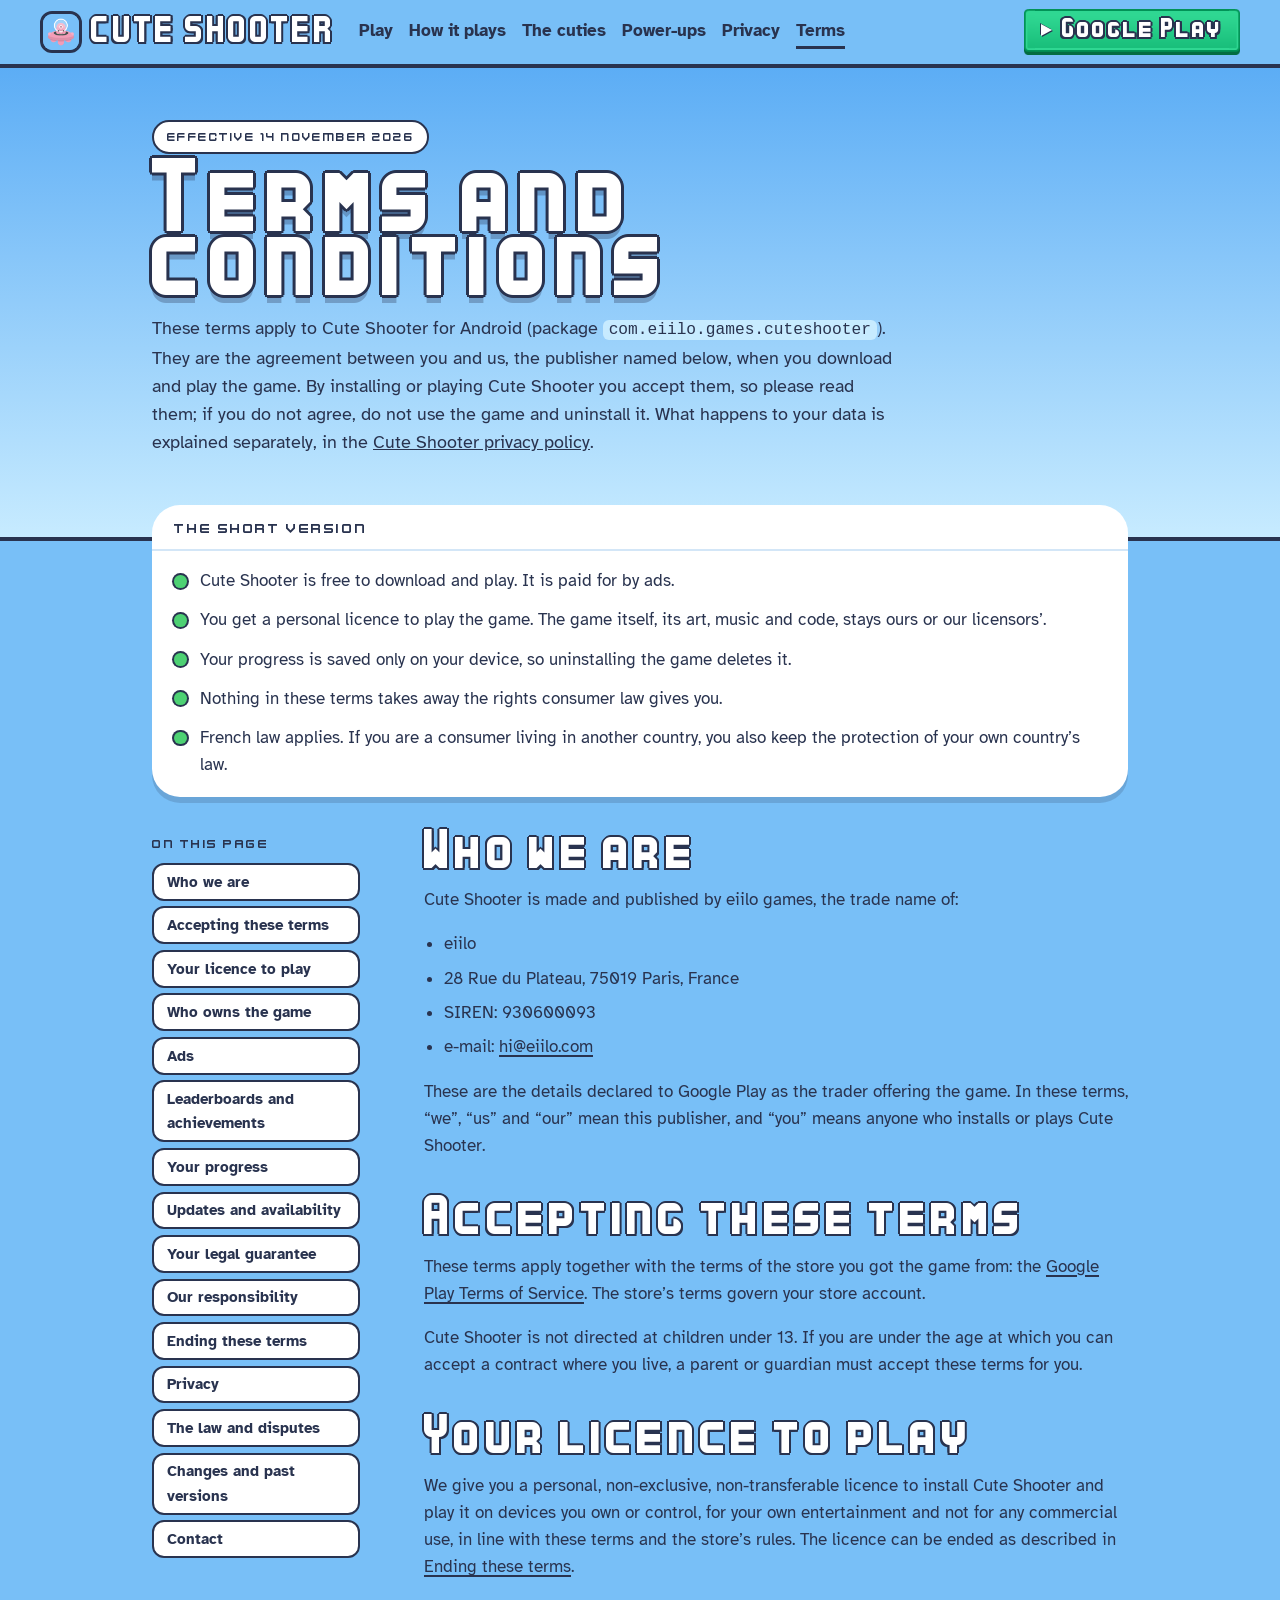
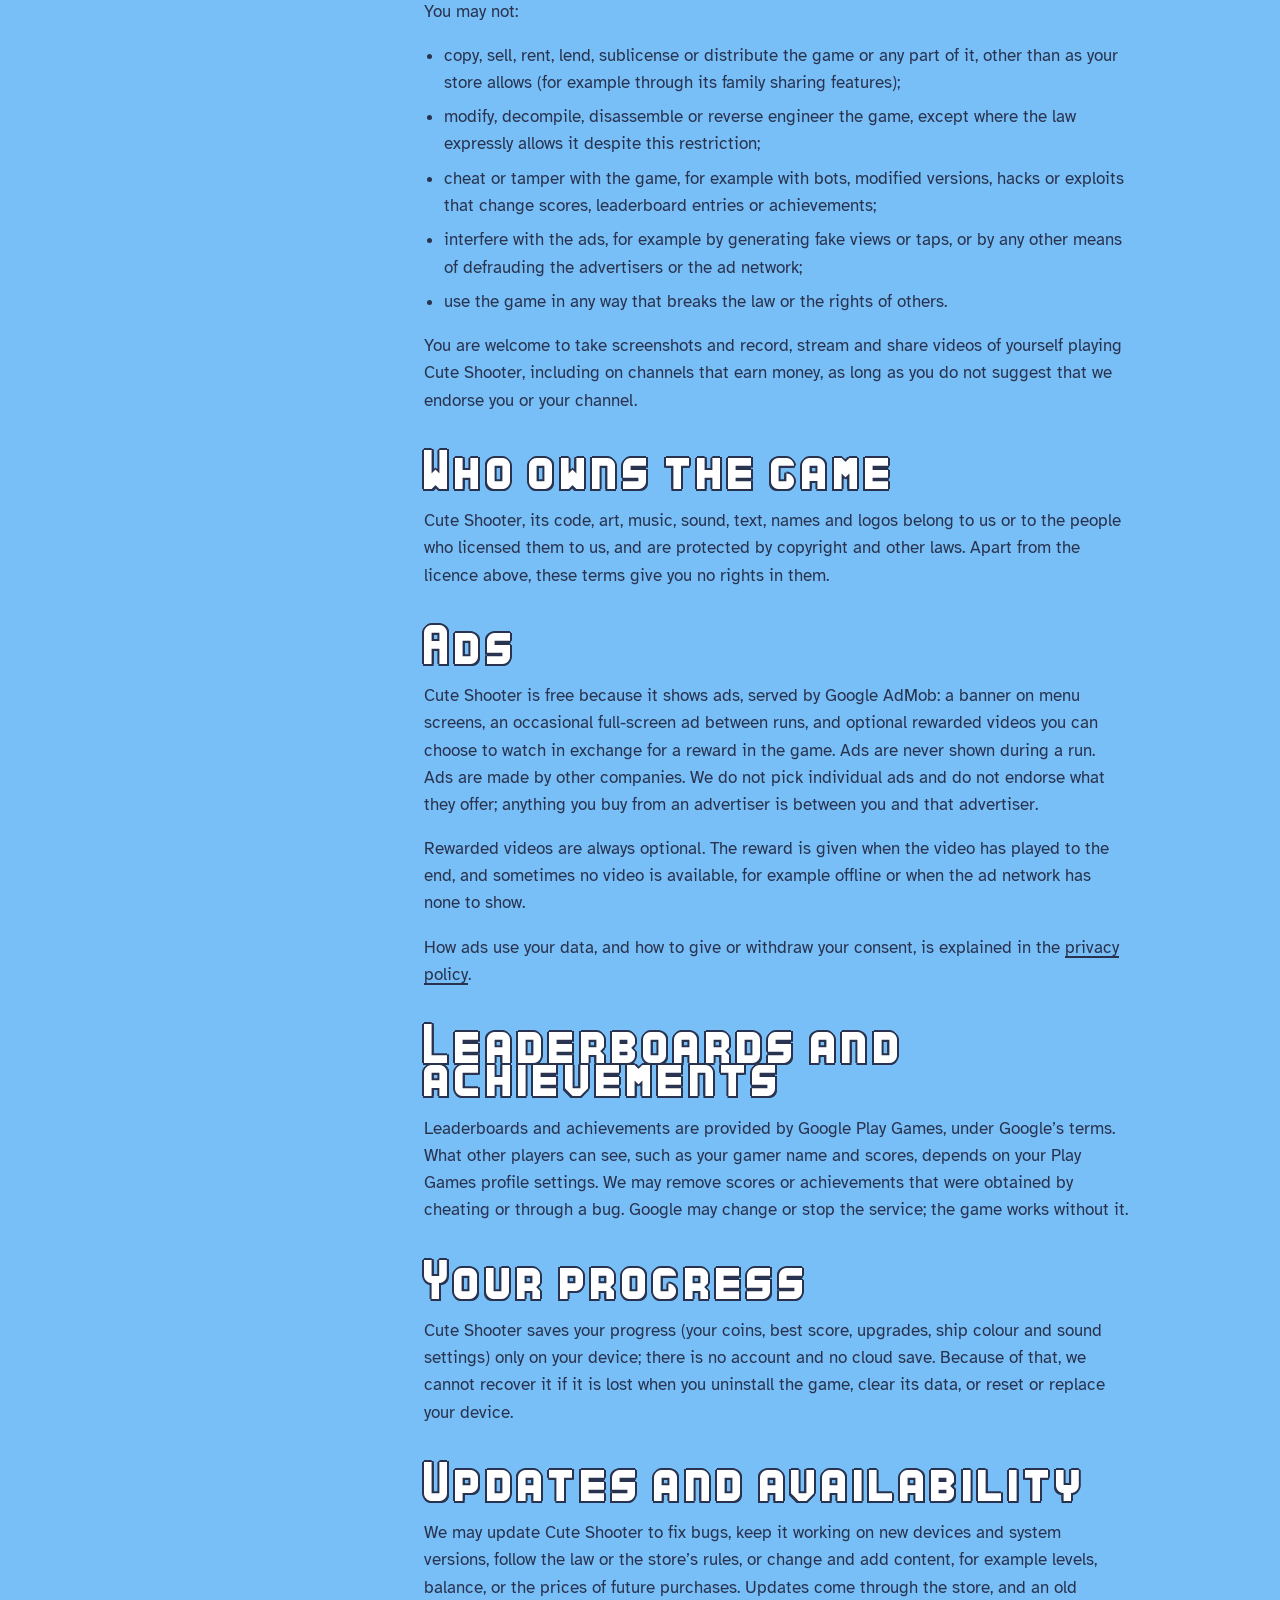
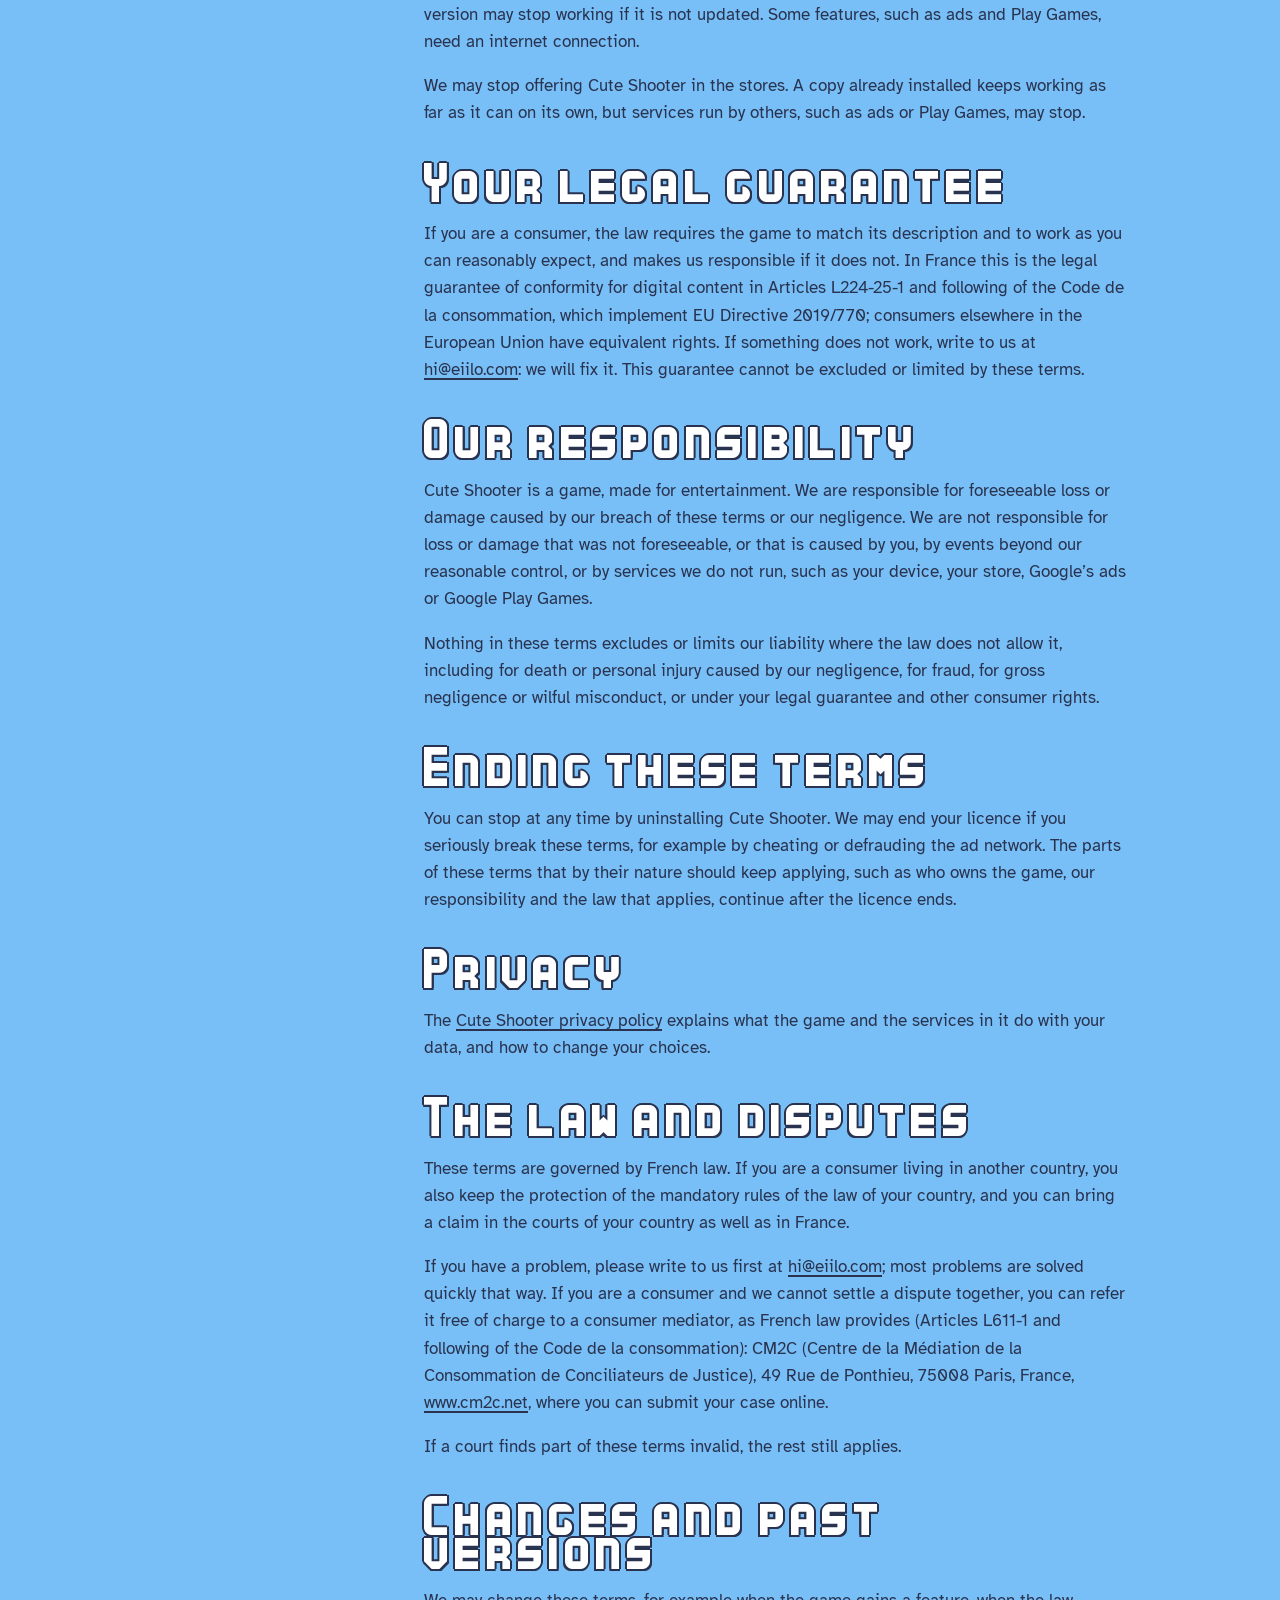
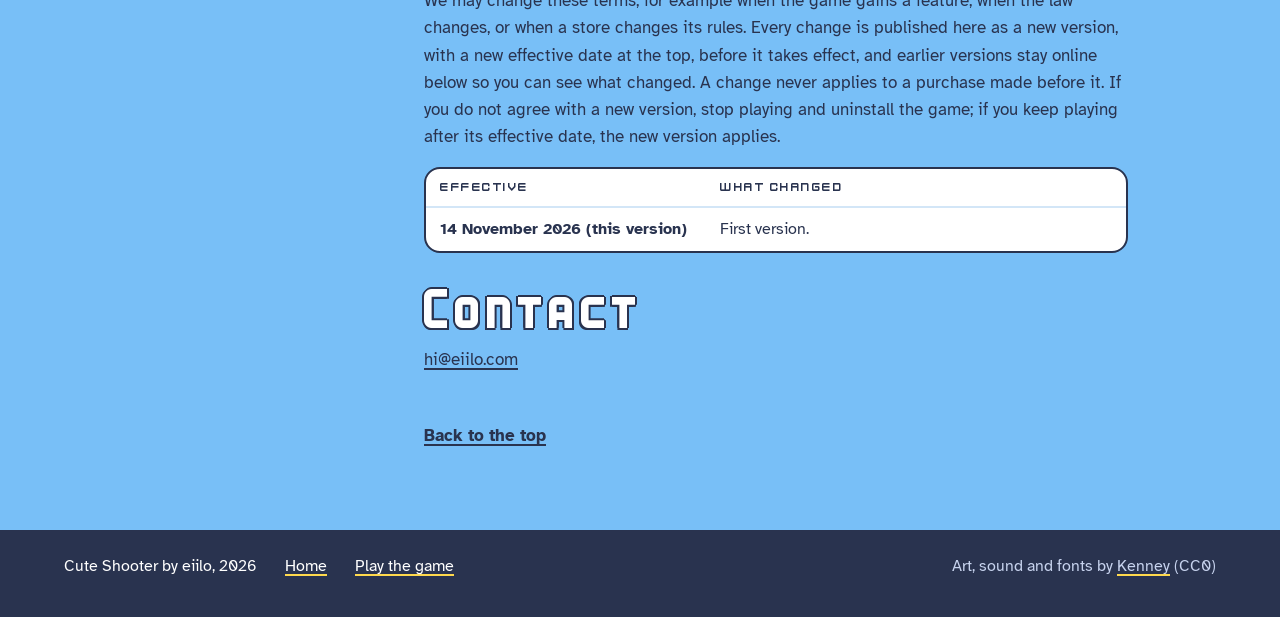
<file: terms/index.html>
<!doctype html>
<html lang="en">
<head>
<meta charset="utf-8">
<meta name="viewport" content="width=device-width, initial-scale=1">
<title>Terms and conditions for Cute Shooter</title>
<meta name="description" content="The terms for playing Cute Shooter: who publishes it, your licence to play, ads, your consumer rights and the law that applies.">
<link rel="canonical" href="https://cute-shooter.com/terms/">
<meta name="theme-color" content="#78bff7">
<meta property="og:title" content="Terms and conditions for Cute Shooter">
<meta property="og:description" content="The terms for playing Cute Shooter: who publishes it, your licence to play, ads, your consumer rights and the law that applies.">
<meta property="og:type" content="website">
<meta property="og:url" content="https://cute-shooter.com/terms/">
<meta property="og:site_name" content="Cute Shooter">
<meta property="og:image" content="https://cute-shooter.com/img/og.png">
<meta property="og:image:width" content="1200">
<meta property="og:image:height" content="630">
<meta property="og:image:alt" content="Cute Shooter: a tiny UFO popping a sky full of smiling shapes.">
<meta name="twitter:card" content="summary_large_image">
<link rel="icon" href="/favicon.png" type="image/png">
<link rel="apple-touch-icon" href="/apple-touch-icon.png">
<link rel="stylesheet" href="/style.css">
</head>
<body>
<a class="skip" href="#main">Skip to content</a>

<header class="top" id="top">
	<a class="brand" href="/"><img src="/img/icon-256.png" alt="" width="42" height="42"><span>CUTE SHOOTER</span></a>
	<nav aria-label="Sections">
		<a href="/#play">Play</a>
		<a href="/#how">How it plays</a>
		<a href="/#cuties">The cuties</a>
		<a href="/#powerups">Power-ups</a>
		<a href="/privacy">Privacy</a>
		<a href="/terms" aria-current="page">Terms</a>
	</nav>
	<a class="btn btn-green" href="https://play.google.com/store/apps/details?id=com.eiilo.games.cuteshooter"><span class="play-glyph" aria-hidden="true"></span><span>Google Play</span></a>
</header>

<main class="doc" id="main">
	<div class="doc-hero">
		<div class="doc-hero-inner">
			<p class="kicker"><span class="date">Effective <time class="effective" datetime="2026-11-14">14 November 2026</time></span></p>
			<!-- archived-notice -->
			<h1>Terms and conditions</h1>
			<p class="lede">These terms apply to Cute Shooter for Android (package <code>com.eiilo.games.cuteshooter</code>). They are the agreement between you and us, the publisher named below, when you download and play the game. By installing or playing Cute Shooter you accept them, so please read them; if you do not agree, do not use the game and uninstall it. What happens to your data is explained separately, in the <a href="/privacy/">Cute Shooter privacy policy</a>.</p>
		</div>
	</div>

	<div class="doc-body">
		<section class="summary" aria-labelledby="short">
			<h2 id="short">The short version</h2>
			<ul>
				<li>Cute Shooter is free to download and play. It is paid for by ads.</li>
				<li>You get a personal licence to play the game. The game itself, its art, music and code, stays ours or our licensors&rsquo;.</li>
				<li>Your progress is saved only on your device, so uninstalling the game deletes it.</li>
				<li>Nothing in these terms takes away the rights consumer law gives you.</li>
				<li>French law applies. If you are a consumer living in another country, you also keep the protection of your own country&rsquo;s law.</li>
			</ul>
		</section>

		<nav class="toc" aria-labelledby="toc-title">
			<h2 id="toc-title">On this page</h2>
			<ol>
				<li><a href="#who">Who we are</a></li>
				<li><a href="#accepting">Accepting these terms</a></li>
				<li><a href="#licence">Your licence to play</a></li>
				<li><a href="#ownership">Who owns the game</a></li>
				<li><a href="#ads">Ads</a></li>
				<li><a href="#play-games">Leaderboards and achievements</a></li>
				<li><a href="#progress">Your progress</a></li>
				<li><a href="#updates">Updates and availability</a></li>
				<li><a href="#guarantee">Your legal guarantee</a></li>
				<li><a href="#responsibility">Our responsibility</a></li>
				<li><a href="#ending">Ending these terms</a></li>
				<li><a href="#privacy">Privacy</a></li>
				<li><a href="#law">The law and disputes</a></li>
				<li><a href="#changes">Changes and past versions</a></li>
				<li><a href="#contact">Contact</a></li>
			</ol>
		</nav>

		<article class="policy">
	<h2 id="who">Who we are</h2>
	<p>Cute Shooter is made and published by eiilo games, the trade name of:</p>
	<ul>
		<li>eiilo</li>
		<li>28 Rue du Plateau, 75019 Paris, France</li>
		<li>SIREN: 930600093</li>
		<li>e-mail: <a href="mailto:hi@eiilo.com">hi@eiilo.com</a></li>
	</ul>
	<p>These are the details declared to Google Play as the trader offering the game. In these terms, &ldquo;we&rdquo;, &ldquo;us&rdquo; and &ldquo;our&rdquo; mean this publisher, and &ldquo;you&rdquo; means anyone who installs or plays Cute Shooter.</p>

	<h2 id="accepting">Accepting these terms</h2>
	<p>These terms apply together with the terms of the store you got the game from: the <a href="https://play.google.com/about/play-terms/">Google Play Terms of Service</a>. The store&rsquo;s terms govern your store account.</p>
	<p>Cute Shooter is not directed at children under 13. If you are under the age at which you can accept a contract where you live, a parent or guardian must accept these terms for you.</p>

	<h2 id="licence">Your licence to play</h2>
	<p>We give you a personal, non-exclusive, non-transferable licence to install Cute Shooter and play it on devices you own or control, for your own entertainment and not for any commercial use, in line with these terms and the store&rsquo;s rules. The licence can be ended as described in <a href="#ending">Ending these terms</a>.</p>
	<p>You may not:</p>
	<ul>
		<li>copy, sell, rent, lend, sublicense or distribute the game or any part of it, other than as your store allows (for example through its family sharing features);</li>
		<li>modify, decompile, disassemble or reverse engineer the game, except where the law expressly allows it despite this restriction;</li>
		<li>cheat or tamper with the game, for example with bots, modified versions, hacks or exploits that change scores, leaderboard entries or achievements;</li>
		<li>interfere with the ads, for example by generating fake views or taps, or by any other means of defrauding the advertisers or the ad network;</li>
		<li>use the game in any way that breaks the law or the rights of others.</li>
	</ul>
	<p>You are welcome to take screenshots and record, stream and share videos of yourself playing Cute Shooter, including on channels that earn money, as long as you do not suggest that we endorse you or your channel.</p>

	<h2 id="ownership">Who owns the game</h2>
	<p>Cute Shooter, its code, art, music, sound, text, names and logos belong to us or to the people who licensed them to us, and are protected by copyright and other laws. Apart from the licence above, these terms give you no rights in them.</p>

	<h2 id="ads">Ads</h2>
	<p>Cute Shooter is free because it shows ads, served by Google AdMob: a banner on menu screens, an occasional full-screen ad between runs, and optional rewarded videos you can choose to watch in exchange for a reward in the game. Ads are never shown during a run. Ads are made by other companies. We do not pick individual ads and do not endorse what they offer; anything you buy from an advertiser is between you and that advertiser.</p>
	<p>Rewarded videos are always optional. The reward is given when the video has played to the end, and sometimes no video is available, for example offline or when the ad network has none to show.</p>
	<p>How ads use your data, and how to give or withdraw your consent, is explained in the <a href="/privacy/#ads">privacy policy</a>.</p>

	<h2 id="play-games">Leaderboards and achievements</h2>
	<p>Leaderboards and achievements are provided by Google Play Games, under Google&rsquo;s terms. What other players can see, such as your gamer name and scores, depends on your Play Games profile settings. We may remove scores or achievements that were obtained by cheating or through a bug. Google may change or stop the service; the game works without it.</p>

	<h2 id="progress">Your progress</h2>
	<p>Cute Shooter saves your progress (your coins, best score, upgrades, ship colour and sound settings) only on your device; there is no account and no cloud save. Because of that, we cannot recover it if it is lost when you uninstall the game, clear its data, or reset or replace your device.</p>

	<h2 id="updates">Updates and availability</h2>
	<p>We may update Cute Shooter to fix bugs, keep it working on new devices and system versions, follow the law or the store&rsquo;s rules, or change and add content, for example levels, balance, or the prices of future purchases. Updates come through the store, and an old version may stop working if it is not updated. Some features, such as ads and Play Games, need an internet connection.</p>
	<p>We may stop offering Cute Shooter in the stores. A copy already installed keeps working as far as it can on its own, but services run by others, such as ads or Play Games, may stop.</p>

	<h2 id="guarantee">Your legal guarantee</h2>
	<p>If you are a consumer, the law requires the game to match its description and to work as you can reasonably expect, and makes us responsible if it does not. In France this is the legal guarantee of conformity for digital content in Articles L224-25-1 and following of the Code de la consommation, which implement EU Directive 2019/770; consumers elsewhere in the European Union have equivalent rights. If something does not work, write to us at <a href="mailto:hi@eiilo.com">hi@eiilo.com</a>: we will fix it. This guarantee cannot be excluded or limited by these terms.</p>

	<h2 id="responsibility">Our responsibility</h2>
	<p>Cute Shooter is a game, made for entertainment. We are responsible for foreseeable loss or damage caused by our breach of these terms or our negligence. We are not responsible for loss or damage that was not foreseeable, or that is caused by you, by events beyond our reasonable control, or by services we do not run, such as your device, your store, Google&rsquo;s ads or Google Play Games.</p>
	<p>Nothing in these terms excludes or limits our liability where the law does not allow it, including for death or personal injury caused by our negligence, for fraud, for gross negligence or wilful misconduct, or under your legal guarantee and other consumer rights.</p>

	<h2 id="ending">Ending these terms</h2>
	<p>You can stop at any time by uninstalling Cute Shooter. We may end your licence if you seriously break these terms, for example by cheating or defrauding the ad network. The parts of these terms that by their nature should keep applying, such as who owns the game, our responsibility and the law that applies, continue after the licence ends.</p>

	<h2 id="privacy">Privacy</h2>
	<p>The <a href="/privacy/">Cute Shooter privacy policy</a> explains what the game and the services in it do with your data, and how to change your choices.</p>

	<h2 id="law">The law and disputes</h2>
	<p>These terms are governed by French law. If you are a consumer living in another country, you also keep the protection of the mandatory rules of the law of your country, and you can bring a claim in the courts of your country as well as in France.</p>
	<p>If you have a problem, please write to us first at <a href="mailto:hi@eiilo.com">hi@eiilo.com</a>; most problems are solved quickly that way. If you are a consumer and we cannot settle a dispute together, you can refer it free of charge to a consumer mediator, as French law provides (Articles L611-1 and following of the Code de la consommation): CM2C (Centre de la Médiation de la Consommation de Conciliateurs de Justice), 49 Rue de Ponthieu, 75008 Paris, France, <a href="https://www.cm2c.net/">www.cm2c.net</a>, where you can submit your case online.</p>
	<p>If a court finds part of these terms invalid, the rest still applies.</p>

	<h2 id="changes">Changes and past versions</h2>
	<p>We may change these terms, for example when the game gains a feature, when the law changes, or when a store changes its rules. Every change is published here as a new version, with a new effective date at the top, before it takes effect, and earlier versions stay online below so you can see what changed. A change never applies to a purchase made before it. If you do not agree with a new version, stop playing and uninstall the game; if you keep playing after its effective date, the new version applies.</p>
	<table class="versions">
		<thead><tr><th scope="col">Effective</th><th scope="col">What changed</th></tr></thead>
		<tbody data-versions>
			<tr data-current><td>14 November 2026 (this version)</td><td>First version.</td></tr>
		</tbody>
	</table>

	<h2 id="contact">Contact</h2>
	<p><a href="mailto:hi@eiilo.com">hi@eiilo.com</a></p>
	<p class="top-link"><a href="#top">Back to the top</a></p>
		</article>
	</div>
</main>

<footer>
	<div class="inner">
		<span>Cute Shooter by eiilo, 2026</span>
		<a href="/">Home</a>
		<a href="/#play">Play the game</a>
		<span class="credit">Art, sound and fonts by <a href="https://kenney.nl">Kenney</a> (CC0)</span>
	</div>
</footer>
</body>
</html>
</file>
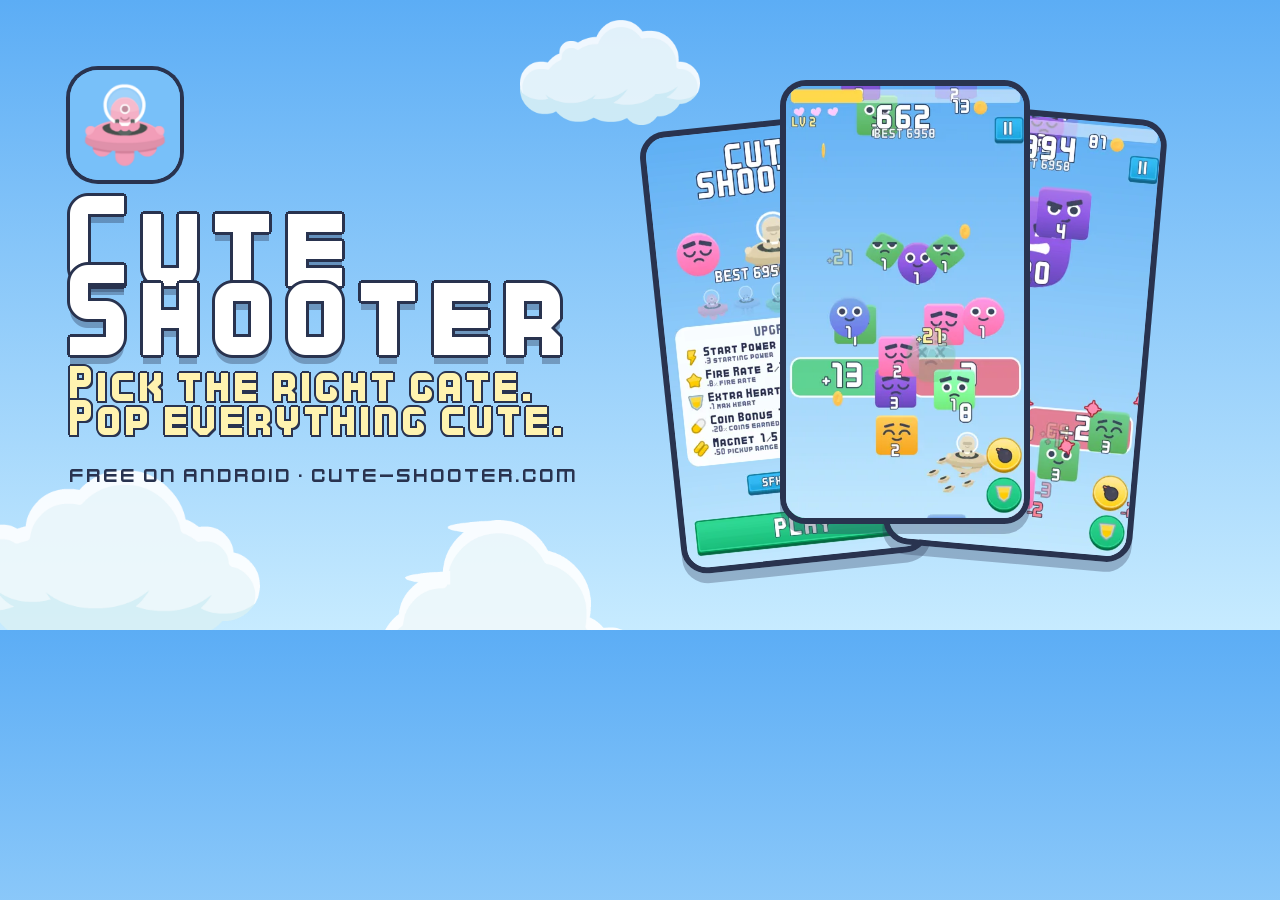
<file: tools/og-card.html>
<!doctype html>
<!-- Source of img/og.png, the 1200x630 share card. Rendered with headless
     Chromium; see "SEO" in the README. Not linked from the site. -->
<html lang="en"><head><meta charset="utf-8"><meta name="robots" content="noindex"><title>Share card: Cute Shooter</title><link rel="stylesheet" href="/style.css"><style>
html,body{margin:0;width:1200px;height:630px;overflow:hidden;background:linear-gradient(#5cadf5,#c7ebff)}
.card{position:relative;width:1200px;height:630px}
.cl{position:absolute;opacity:.9}
.txt{position:absolute;left:70px;top:70px;width:540px}
.txt .icon{width:110px;height:110px;border-radius:28px;box-shadow:0 0 0 4px #29334f}
h1{font-family:var(--display);font-size:72px;line-height:.95;color:#fff;text-shadow:var(--outline),0 9px 0 rgba(41,51,79,.35);margin:28px 0 18px}
p{font-family:var(--display);font-size:28px;line-height:1.2;color:#fff3b0;text-shadow:var(--outline-thin);margin:0}
.f{font-family:var(--future);font-size:20px;color:#29334f;margin-top:26px;white-space:nowrap;text-shadow:none}
.shot{position:absolute;width:250px;height:444px;border-radius:26px;border:6px solid #29334f;box-shadow:0 10px 0 rgba(41,51,79,.3);object-fit:cover}
</style></head><body><div class="card">
<img class="cl" src="/img/bg/cloud1.png" style="left:-40px;top:470px;width:300px" alt="">
<img class="cl" src="/img/bg/cloud4.png" style="left:520px;top:20px;width:180px" alt="">
<img class="cl" src="/img/bg/cloud6.png" style="left:380px;top:520px;width:260px" alt="">
<div class="txt"><img class="icon" src="/img/icon-256.png" alt=""><h1>Cute<br>Shooter</h1><p>Pick the right gate. Pop everything cute.</p><p class="f">Free on Android &middot; cute-shooter.com</p></div>
<img class="shot" src="/img/shots/menu.webp" style="left:660px;top:120px;transform:rotate(-6deg)" alt="">
<img class="shot" src="/img/shots/run_90.webp" style="left:900px;top:110px;transform:rotate(5deg)" alt="">
<img class="shot" src="/img/shots/run_20.webp" style="left:780px;top:80px;transform:rotate(0deg);z-index:2" alt="">
</div></body></html>
</file>
<file: style.css>
/* Cute Shooter site: one stylesheet for every page.
   Everything sits on the game's own opaque sky blue (UI.SKY, the boot
   splash colour); content lives on solid white panels like the in-game
   ones, ink is the game's navy, and buttons are the Kenney button sprites
   the game draws its own buttons with. Fonts are self-hosted, so the site
   makes no third-party requests. */

@font-face { font-family: "Kenney Bold"; src: url("/fonts/kenney-bold.woff2") format("woff2"); font-display: swap; }
@font-face { font-family: "Kenney Mini Square"; src: url("/fonts/kenney-mini-square.woff2") format("woff2"); font-display: swap; }
@font-face { font-family: "Kenney Future"; src: url("/fonts/kenney-future.woff2") format("woff2"); font-display: swap; }
@font-face { font-family: "Atkinson Hyperlegible"; src: url("/fonts/atkinson-400.woff2") format("woff2"); font-weight: 400; font-display: swap; }
@font-face { font-family: "Atkinson Hyperlegible"; src: url("/fonts/atkinson-400-italic.woff2") format("woff2"); font-weight: 400; font-style: italic; font-display: swap; }
@font-face { font-family: "Atkinson Hyperlegible"; src: url("/fonts/atkinson-700.woff2") format("woff2"); font-weight: 700; font-display: swap; }

:root {
	color-scheme: light;
	--sky: #78bff7;        /* UI.SKY: Color(0.47, 0.75, 0.97) */
	--sky-top: #5cadf5;    /* background.gd top_color */
	--sky-low: #c7ebff;    /* background.gd bottom_color */
	--sky-deep: #4f9fe8;
	--navy: #29334f;       /* UI.NAVY */
	--ink-soft: #46527a;   /* the grey-blue of every in-game description, darkened for small text */
	--panel: #ffffff;
	--line: #d3e6f7;
	--gate-good: #4dd173;  /* gate.gd, opaque */
	--gate-bad: #f56678;
	--gold: #ffd94d;       /* XP bar fill */
	--gold-ink: #7a5800;
	--pink: #ff8cc6;
	--display: "Kenney Bold", "Kenney Mini Square", "Arial Rounded MT Bold", system-ui, sans-serif;
	--future: "Kenney Future", "Atkinson Hyperlegible", system-ui, sans-serif;
	--body: "Atkinson Hyperlegible", system-ui, sans-serif;
	--gutter: clamp(16px, 4vw, 40px);
	--measure: 64ch;
	/* the in-game label outline: navy, all the way round */
	--outline: 0 3px 0 var(--navy), 2px 2px 0 var(--navy), -2px 2px 0 var(--navy), 2px -2px 0 var(--navy), -2px -2px 0 var(--navy),
		3px 0 0 var(--navy), -3px 0 0 var(--navy), 0 -3px 0 var(--navy);
	--outline-thin: 1.5px 1.5px 0 var(--navy), -1.5px 1.5px 0 var(--navy), 1.5px -1.5px 0 var(--navy), -1.5px -1.5px 0 var(--navy),
		0 2px 0 var(--navy), 2px 0 0 var(--navy), -2px 0 0 var(--navy), 0 -2px 0 var(--navy);
}

*, *::before, *::after { box-sizing: border-box; }

html { scroll-behavior: smooth; background: var(--sky); scroll-padding-top: 5rem; }
@media (prefers-reduced-motion: reduce) { html { scroll-behavior: auto; } }

body {
	margin: 0;
	background: var(--sky);
	color: var(--navy);
	font-family: var(--body);
	font-size: 1.0625rem;
	line-height: 1.6;
	overflow-x: hidden;
}

a { color: inherit; }
a:focus-visible, button:focus-visible, canvas:focus-visible, summary:focus-visible {
	outline: 4px solid var(--navy);
	outline-offset: 3px;
	border-radius: 6px;
}
img { max-width: 100%; }

h1, h2, h3 { font-family: var(--display); font-weight: 400; line-height: 1.1; margin: 0; letter-spacing: 0.01em; }
p { margin: 0 0 1em; max-width: var(--measure); }

.skip { position: absolute; left: -999px; top: 0; z-index: 50; background: var(--panel); padding: 0.6rem 1rem; border-radius: 0 0 12px 0; font-weight: 700; }
.skip:focus { left: 0; }

/* ---- buttons: the Kenney sprites themselves, nine-sliced ---- */
.btn {
	display: inline-flex; align-items: center; justify-content: center; gap: 0.6em;
	font-family: var(--display); font-size: 1.15rem; line-height: 1; letter-spacing: 0.03em;
	color: #fff; text-decoration: none; text-shadow: var(--outline-thin);
	border: 13px solid transparent;
	border-image: url("/img/ui/btn_blue.png") 26 fill / 13px stretch;
	padding: 0.15rem 0.6rem 0.45rem;
	min-height: 3.4rem;
	white-space: nowrap;
	cursor: pointer;
	background: none;
	transition: transform 0.1s;
}
.btn:hover { transform: translateY(-2px); }
.btn:active { transform: translateY(2px); border-image-source: url("/img/ui/panel_blue.png"); padding: 0.45rem 0.6rem 0.15rem; }
.btn-green { border-image-source: url("/img/ui/btn_green.png"); }
.btn-green:active { border-image-source: url("/img/ui/panel_grey.png"); }
.btn-yellow { border-image-source: url("/img/ui/btn_yellow.png"); }
.btn-big { font-size: 1.5rem; min-height: 4.6rem; padding-left: 1.2rem; padding-right: 1.2rem; }
.btn .play-glyph {
	display: inline-block; width: 0; height: 0;
	border-style: solid; border-width: 0.45em 0 0.45em 0.75em; border-color: transparent transparent transparent #fff;
	filter: drop-shadow(1.5px 1.5px 0 var(--navy)) drop-shadow(-1px -1px 0 var(--navy));
}

/* ---- header: opaque sky, sticky ---- */
.top {
	position: sticky; top: 0; z-index: 20;
	background: var(--sky);
	border-bottom: 4px solid var(--navy);
	padding: 0.55rem var(--gutter);
	display: flex; flex-wrap: wrap; align-items: center; gap: 0.5rem 1.5rem;
}
.brand { display: flex; align-items: center; gap: 0.6rem; text-decoration: none; }
.brand img { width: 2.6rem; height: 2.6rem; border-radius: 12px; border: 3px solid var(--navy); background: var(--sky-top); }
.brand span { font-family: var(--display); font-size: 1.3rem; line-height: 1; color: #fff; text-shadow: var(--outline-thin); letter-spacing: 0.02em; }
.top nav { display: flex; gap: 0.25rem 1rem; flex-wrap: wrap; margin-right: auto; }
.top nav a { font-weight: 700; text-decoration: none; color: var(--navy); border-bottom: 3px solid transparent; padding: 0.15rem 0; }
.top nav a:hover, .top nav a[aria-current] { border-bottom-color: var(--navy); }
.top .btn { font-size: 0.95rem; min-height: 2.9rem; border-width: 11px; border-image-width: 11px; padding: 0 0.4rem 0.3rem; }

/* ---- hero: the game's sky, clouds drifting by, the game in a phone ---- */
.hero {
	position: relative; overflow: hidden;
	padding: clamp(1.75rem, 5vw, 3.5rem) var(--gutter) clamp(2.5rem, 6vw, 4.5rem);
	background: linear-gradient(var(--sky-top), var(--sky-low));
	border-bottom: 4px solid var(--navy);
}
.clouds { position: absolute; inset: 0; pointer-events: none; }
.clouds img {
	position: absolute; left: 0; width: var(--w, 220px); opacity: var(--o, 0.9);
	animation: drift var(--d, 70s) linear infinite; animation-delay: var(--delay, 0s);
	transform: translateX(-120%);
}
@keyframes drift { from { transform: translateX(-120%); } to { transform: translateX(110vw); } }
@media (prefers-reduced-motion: reduce) {
	.clouds img { animation: none; transform: translateX(var(--rest, 10vw)); }
}

.hero-grid {
	position: relative; z-index: 2;
	display: grid; grid-template-columns: minmax(0, 1fr) auto;
	gap: 2rem clamp(2rem, 6vw, 5rem);
	align-items: center;
	max-width: 72rem; margin: 0 auto;
}
.hero h1 {
	font-size: clamp(2.1rem, 3.7vw, 3.1rem);
	color: #fff;
	text-shadow: var(--outline), 0 9px 0 rgba(41, 51, 79, 0.35);
	margin-bottom: 1.2rem;
	line-height: 0.98;
}
.hero h1 small { display: block; font-size: 0.5em; margin-top: 0.9rem; line-height: 1.15; color: #fff3b0; }
.hero .lede { font-size: 1.2rem; max-width: 40ch; }
.hero-copy { min-width: 0; max-width: 100%; }
.hero-copy .btn { margin: 0.4rem 0 0.9rem; }
.fine { font-size: 0.95rem; color: var(--navy); }

.phone { display: flex; flex-direction: column; align-items: center; gap: 0.8rem; }
.frame { position: relative; }
.phone canvas:focus:not(:focus-visible) { outline: none; }
/* Phones: until the game is tapped, a swipe over it scrolls the page
   (touch-action: manipulation, as on the shipped sites). Once armed it keeps
   every touch, so drags steer and held notes are not cancelled by a scroll. */
.frame.armed canvas { touch-action: none; }
.phone canvas {
	display: block;
	width: 360px; height: 640px; max-width: 100%;
	aspect-ratio: 9 / 16;
	border: 6px solid #fff;
	border-radius: 30px;
	box-shadow: 0 0 0 4px var(--navy), 0 18px 0 -2px rgba(41, 51, 79, 0.28), 0 30px 60px rgba(41, 51, 79, 0.35);
	background: var(--sky);
	touch-action: manipulation;
	-webkit-tap-highlight-color: transparent;
	-webkit-touch-callout: none;
	-webkit-user-select: none;
	user-select: none;
	cursor: pointer;
}
/* Until the game is clicked, keys go to the page, not the game. Say so on
   top of the frame; the click that dismisses it also selects the game. */
.focus-hint {
	position: absolute; inset: 6px;
	border-radius: 24px;
	display: flex; flex-direction: column; align-items: center; justify-content: center; gap: 0.6rem;
	padding: 0 1rem;
	background: rgba(41, 51, 79, 0.35);
	pointer-events: none;
	text-align: center;
}
.frame.armed .focus-hint { display: none; }
.focus-hint-label {
	font-family: var(--display); font-size: 1.2rem; color: #fff; text-shadow: var(--outline-thin);
	border: 13px solid transparent; border-image: url("/img/ui/btn_green.png") 26 fill / 13px stretch;
	padding: 0.2rem 0.8rem 0.5rem;
	animation: hint-bob 1.2s ease-in-out infinite;
}
.focus-hint-sub { font-weight: 700; font-size: 0.85rem; color: #fff; max-width: 24ch; line-height: 1.3; background: var(--navy); border-radius: 12px; padding: 0.35rem 0.75rem; }
.coarse-pointer { display: none; }
@media (hover: none) and (pointer: coarse) {
	.fine-pointer { display: none; }
	.coarse-pointer { display: inline; }
}
.focus-hint.nudge .focus-hint-label { animation: hint-shake 0.45s ease-out; }
@keyframes hint-bob { 0%, 100% { transform: translateY(0); } 50% { transform: translateY(-5px); } }
@keyframes hint-shake {
	0%, 100% { transform: translateX(0); }
	20% { transform: translateX(-8px) scale(1.06); }
	40% { transform: translateX(8px) scale(1.06); }
	60% { transform: translateX(-5px) scale(1.03); }
	80% { transform: translateX(5px); }
}
@media (prefers-reduced-motion: reduce) {
	.focus-hint-label, .focus-hint.nudge .focus-hint-label { animation: none; }
}

.controls { font-size: 0.95rem; margin: 0; text-align: center; max-width: 38ch; }
kbd {
	font-family: var(--display); font-size: 0.85rem; color: var(--navy);
	background: var(--panel); border: 2px solid var(--navy); border-bottom-width: 4px; border-radius: 8px;
	padding: 0 0.4em; margin: 0 1px; white-space: nowrap;
}
.audio-toggles { display: flex; gap: 0.5rem; }
.toggle {
	font-size: 0.85rem; min-height: 2.8rem; border-width: 11px; border-image-width: 11px; padding: 0 0.3rem 0.3rem;
	-webkit-tap-highlight-color: transparent;
	-webkit-touch-callout: none;
	-webkit-user-select: none;
	user-select: none;
}
.toggle span { color: #fff3b0; }
.toggle.off { border-image-source: url("/img/ui/btn_grey.png"); }
.toggle.off span { color: #fff; }

/* ---- sections ---- */
.section { padding: clamp(3.5rem, 8vw, 6rem) var(--gutter); }
.section > .inner { max-width: 72rem; margin: 0 auto; }
.section.deep { background: var(--sky-deep); }
.section h2 {
	font-size: clamp(2rem, 4.4vw, 3rem);
	color: #fff; text-shadow: var(--outline), 0 6px 0 rgba(41, 51, 79, 0.3);
	margin-bottom: 0.6rem;
}
.section .intro { font-size: 1.15rem; margin-bottom: 2.75rem; }


.steps { list-style: none; padding: 0; margin: 0; display: grid; gap: 2.5rem clamp(1.5rem, 4vw, 3.5rem); grid-template-columns: repeat(auto-fit, minmax(14rem, 1fr)); text-align: center; }
.steps .art { height: 7rem; display: flex; align-items: center; justify-content: center; gap: 0.6rem; margin-bottom: 0.9rem; }
.steps .art img { max-height: 6.5rem; }
.steps .critter { width: 5.5rem; }
.steps h3 { font-size: 1.6rem; margin-bottom: 0.4rem; }
.steps p { margin: 0 auto; max-width: 26ch; }

.gate {
	font-family: var(--display); font-size: 1.6rem; line-height: 1; color: #fff; text-shadow: var(--outline-thin);
	border: 4px solid #fff; border-radius: 16px; padding: 0.5rem 0.9rem 0.6rem; min-width: 4.4rem; text-align: center;
	box-shadow: 0 4px 0 rgba(41, 51, 79, 0.25);
}
.gate.good { background: var(--gate-good); }
.gate.bad { background: var(--gate-bad); }

/* the cuties: Kenney shape bodies with a face sprite on top, like enemy.gd */
.critters { list-style: none; padding: 0; margin: 0; display: grid; gap: 2rem 1rem; grid-template-columns: repeat(auto-fit, minmax(9.5rem, 1fr)); text-align: center; }
.critters h3 { font-size: 1.3rem; margin: 0.8rem 0 0.2rem; }
.critters p { margin: 0 auto; font-size: 0.98rem; max-width: 18ch; }
.critter { position: relative; width: 5.5rem; aspect-ratio: 1; margin: 0 auto; animation: wobble 1.05s ease-in-out infinite; }
.critter.big { width: 6.5rem; margin-top: -1rem; }
.critter img { position: absolute; left: 50%; top: 50%; transform: translate(-50%, -50%); }
.critter .body { width: 100%; }
.critter .face { transform: translate(-50%, calc(-50% - 7.5%)); }
.critters li:nth-child(3n+2) .critter { animation-delay: -0.35s; }
.critters li:nth-child(3n+3) .critter { animation-delay: -0.7s; }
@keyframes wobble { 0%, 100% { transform: scale(1.035, 0.965); } 50% { transform: scale(0.965, 1.035); } }
@media (prefers-reduced-motion: reduce) { .critter { animation: none; } }

.abilities { display: grid; gap: 2rem clamp(1.5rem, 4vw, 3.5rem); grid-template-columns: repeat(auto-fit, minmax(18rem, 1fr)); margin-top: 1.5rem; }
.ability { display: grid; grid-template-columns: 5.5rem minmax(0, 1fr); gap: 1.25rem; align-items: center; }
.ability h3 { font-size: 1.6rem; margin-bottom: 0.3rem; }
.ability p { margin: 0; }
.round { position: relative; width: 5.5rem; aspect-ratio: 1; }
.round > img:first-child { width: 100%; }
.round .icon { position: absolute; left: 50%; top: 47%; width: 50%; transform: translate(-50%, -50%); }
.round .icon.bomb { width: 56%; }
.aside { margin-top: 2.5rem; font-size: 1.1rem; }
.narrow { max-width: 46rem !important; }
.narrow p { font-size: 1.1rem; }

.shots { list-style: none; padding: 0; margin: 0; display: grid; gap: 1.1rem; grid-template-columns: repeat(auto-fit, minmax(13rem, 1fr)); }
.shots figure { margin: 0; }
.shots img { display: block; width: 100%; height: auto; aspect-ratio: 9 / 16; border-radius: 22px; border: 5px solid #fff; box-shadow: 0 0 0 3px var(--navy), 0 10px 0 -2px rgba(41, 51, 79, 0.25); background: var(--sky); }
.shots figcaption { font-weight: 700; margin-top: 0.7rem; text-align: center; }

.cta-band { background: var(--sky-top); border-top: 4px solid var(--navy); border-bottom: 4px solid var(--navy); text-align: center; position: relative; overflow: hidden; }
.cta-band .inner { position: relative; z-index: 2; }
.cta-band p { margin-left: auto; margin-right: auto; max-width: 46ch; font-size: 1.15rem; }
.cta-band .ufo { width: 7rem; margin: 0 auto 0.5rem; display: block; animation: hover 2.4s ease-in-out infinite; }
@keyframes hover { 0%, 100% { transform: translateY(0); } 50% { transform: translateY(-12px); } }
@media (prefers-reduced-motion: reduce) { .cta-band .ufo { animation: none; } }

footer { padding: 1.5rem var(--gutter) 2.5rem; font-size: 0.98rem; background: var(--navy); color: #fff; }
footer .inner { max-width: 72rem; margin: 0 auto; display: flex; flex-wrap: wrap; gap: 0.5rem 1.75rem; align-items: center; }
footer a { text-decoration-thickness: 2px; text-underline-offset: 3px; text-decoration-color: var(--gold); }
footer a:focus-visible { outline-color: var(--gold); }
footer .credit { margin-left: auto; color: #c7d3ee; }

/* ---- long-form pages (privacy, terms, 404) ---- */
.doc-hero {
	position: relative; overflow: hidden;
	padding: clamp(2rem, 5vw, 3.25rem) var(--gutter) clamp(3.25rem, 7vw, 5rem);
	background: linear-gradient(var(--sky-top), var(--sky-low));
	border-bottom: 4px solid var(--navy);
}
.doc { --doc-w: calc(13rem + clamp(2rem, 5vw, 4rem) + var(--measure)); }
.doc-hero-inner { position: relative; z-index: 2; max-width: var(--doc-w); margin: 0 auto; }
.doc-hero h1 { font-size: clamp(2.4rem, 5vw, 3.6rem); color: #fff; text-shadow: var(--outline), 0 8px 0 rgba(41, 51, 79, 0.3); margin: 0.85rem 0 1rem; }
.doc-hero .lede { max-width: 62ch; margin: 0; font-size: 1.1rem; }
.date { display: inline-block; font-family: var(--future); font-size: 0.75rem; text-transform: uppercase; letter-spacing: 0.04em; background: var(--panel); border: 2px solid var(--navy); border-radius: 999px; padding: 0.35rem 0.8rem; }
.doc code { font-size: 0.92em; background: var(--sky-low); border-radius: 6px; padding: 0.05em 0.35em; }

.doc-body {
	max-width: 72rem; margin: 0 auto;
	padding: 0 var(--gutter) 4rem;
	display: grid; grid-template-columns: minmax(0, 1fr);
	gap: 0 clamp(2rem, 5vw, 4rem);
	grid-template-areas: "summary" "toc" "policy";
}
.summary { grid-area: summary; position: relative; z-index: 4; margin: -2.25rem 0 2.5rem; padding: 0; background: var(--panel); border-radius: 28px; box-shadow: 0 6px 0 rgba(41, 51, 79, 0.18); }
.summary h2 { font-family: var(--future); font-size: 0.9rem; text-transform: uppercase; letter-spacing: 0.04em; padding: 1rem 1.4rem 0.8rem; border-bottom: 2px solid var(--line); }
.summary ul { margin: 0; padding: 1rem 1.4rem 0.4rem; list-style: none; }
.summary li { position: relative; padding-left: 1.6rem; margin-bottom: 0.75rem; }
.summary li::before { content: ""; position: absolute; left: 0; top: 0.45em; width: 0.8rem; height: 0.8rem; border-radius: 50%; background: var(--gate-good); box-shadow: 0 0 0 2px var(--navy); }
.toc { grid-area: toc; align-self: start; margin-bottom: 2rem; }
.toc h2 { font-family: var(--future); font-size: 0.8rem; text-transform: uppercase; letter-spacing: 0.04em; margin-bottom: 0.75rem; }
.toc ol { list-style: none; margin: 0; padding: 0; display: flex; flex-wrap: wrap; gap: 0.5rem; }
.toc a { display: inline-block; text-decoration: none; font-weight: 700; font-size: 0.95rem; background: var(--panel); border: 2px solid var(--navy); border-radius: 999px; padding: 0.3rem 0.8rem; }
.toc a:hover { background: var(--sky-low); }
.policy { grid-area: policy; max-width: var(--measure); overflow-wrap: anywhere; }
.policy h2 { font-size: 1.9rem; color: #fff; text-shadow: var(--outline-thin); margin: 2.75rem 0 1rem; scroll-margin-top: 5rem; }
.policy h2:first-child { margin-top: 0; }
.policy h3 { font-size: 1.25rem; margin: 1.75rem 0 0.5rem; }
.policy a { text-decoration-thickness: 2px; text-underline-offset: 3px; }
.policy ul { padding-left: 1.25rem; }
.policy li { margin-bottom: 0.45rem; }
.policy .never { list-style: none; padding-left: 0; }
.policy .never li { padding-left: 1.7rem; position: relative; }
.policy .never li::before { content: "\00d7"; position: absolute; left: 0; top: -0.1em; font-family: var(--display); font-size: 1.3rem; color: #c8243d; }
.policy .top-link { margin-top: 3rem; font-weight: 700; }
/* the "Changes and past versions" table, and the note an archived version carries (tools/terms.mjs) */
.policy .versions { width: 100%; border-collapse: separate; border-spacing: 0; margin: 0.5rem 0 1em; background: var(--panel); border: 2px solid var(--navy); border-radius: 16px; overflow: hidden; font-size: 0.98rem; }
.policy .versions th, .policy .versions td { text-align: left; vertical-align: top; padding: 0.55rem 0.9rem; }
.policy .versions th { font-family: var(--future); font-size: 0.75rem; font-weight: 400; text-transform: uppercase; letter-spacing: 0.04em; border-bottom: 2px solid var(--line); }
.policy .versions tbody tr + tr td { border-top: 2px solid var(--line); }
.policy .versions td:first-child { width: 40%; font-weight: 700; }
.archived { max-width: 62ch; margin: 1rem 0 0; padding: 0.75rem 1rem; background: var(--gold); color: var(--navy); border: 2px solid var(--navy); border-radius: 16px; box-shadow: 0 4px 0 rgba(41, 51, 79, 0.18); }
.archived a { font-weight: 700; text-decoration-thickness: 2px; text-underline-offset: 3px; }

@media (min-width: 900px) {
	.doc-body { grid-template-columns: 13rem minmax(0, var(--measure)); grid-template-areas: "summary summary" "toc policy"; justify-content: center; }
	.summary { max-width: var(--doc-w); }
	.toc { position: sticky; top: 5.5rem; margin-bottom: 0; }
	.toc ol { flex-direction: column; gap: 0.35rem; align-items: stretch; }
	.toc a { display: block; border-radius: 12px; }
}

@media print {
	.top, footer, .toc, .top-link, .clouds { display: none; }
	body, html { background: #fff; color: #000; font-size: 11pt; }
	.doc-hero { background: none; padding: 0; border: 0; }
	.doc-hero h1, .policy h2 { color: #000; text-shadow: none; }
	.doc-body { display: block; padding: 0; }
	.summary { margin: 1rem 0 1.5rem; box-shadow: none; border: 1px solid #999; }
	.archived { background: none; box-shadow: none; border: 1px solid #000; }
	.policy a::after { content: " (" attr(href) ")"; font-size: 0.85em; }
	.policy a[href^="#"]::after, .policy a[href^="mailto"]::after { content: ""; }
}

@media (max-width: 820px) {
	.hero-grid { grid-template-columns: minmax(0, 1fr); justify-items: center; text-align: center; }
	.btn-big { font-size: clamp(0.75rem, 3.8vw, 1.05rem); padding-left: 0.6rem; padding-right: 0.6rem; max-width: 100%; white-space: normal; }
	.top { position: relative; }
	.phone { order: -1; }
	.hero p { margin-left: auto; margin-right: auto; }
	.top nav { order: 3; width: 100%; }
	.top .btn { margin-left: auto; }
	footer .credit { margin-left: 0; }
}
@media (max-width: 420px) {
	.top .btn .label-long { display: none; }
	.brand span { font-size: 1.25rem; }
		.round { width: 4.5rem; } .ability { grid-template-columns: 4.5rem minmax(0, 1fr); }
}
</file>
